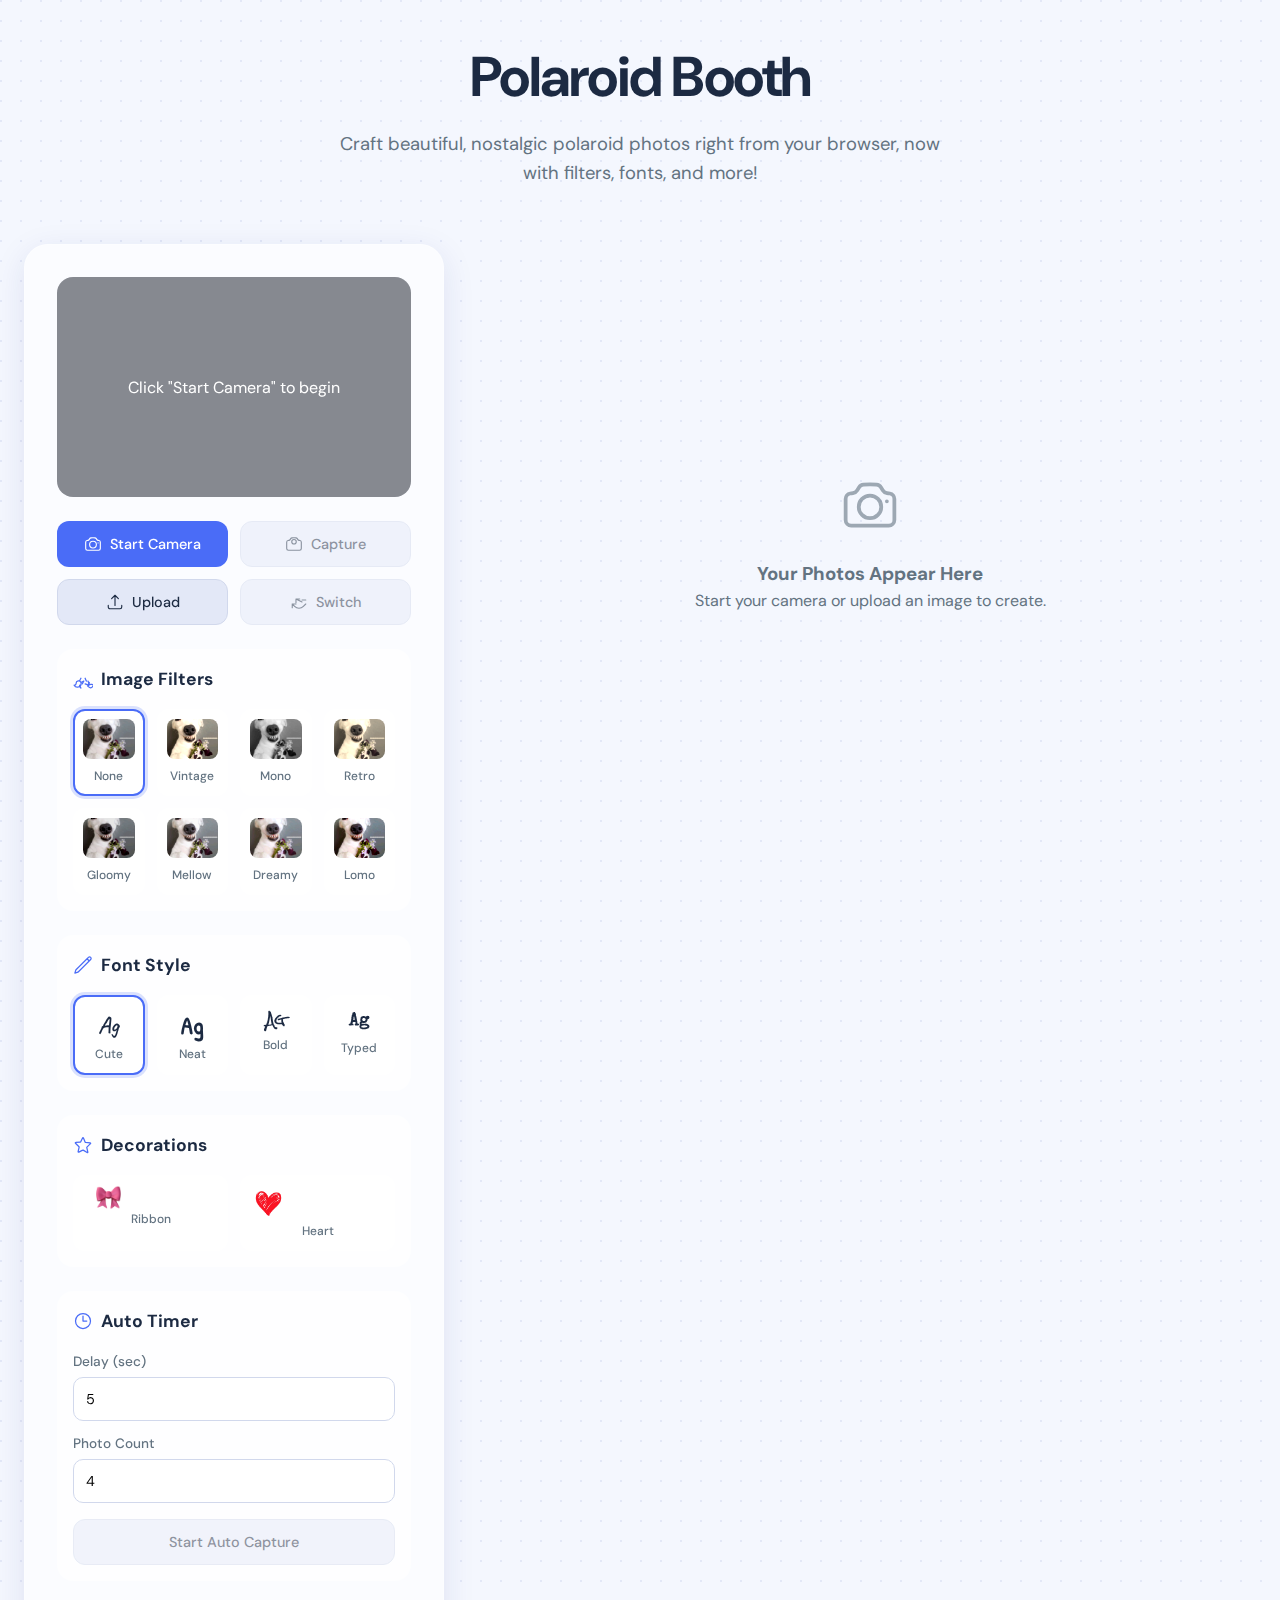
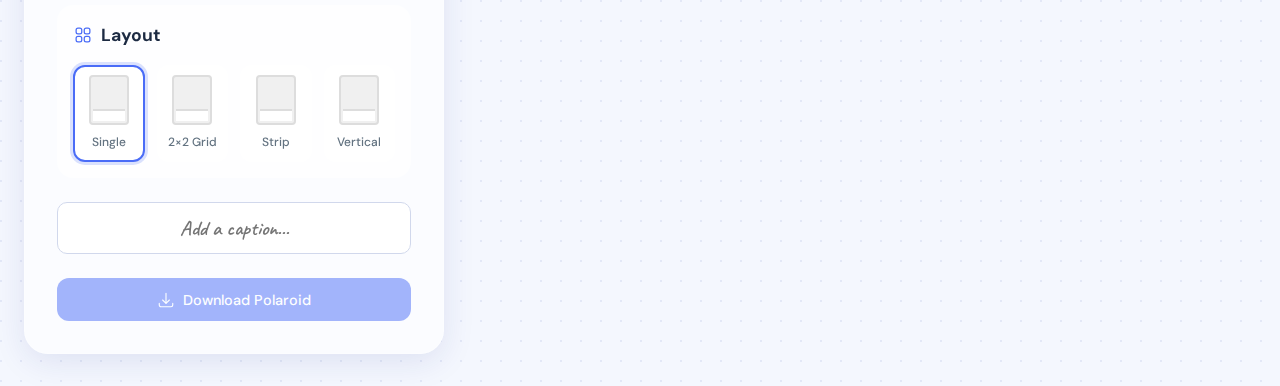
<file: index.html>
<!DOCTYPE html>
<html lang="en">
<head>
    <meta charset="UTF-8">
    <meta name="viewport" content="width=device-width, initial-scale=1.0">
    <title>Polaroid Booth- Online Polaroid Camera </title>

    <!-- Google Fonts -->
    <link rel="preconnect" href="https://fonts.googleapis.com">
    <link rel="preconnect" href="https://fonts.gstatic.com" crossorigin>
    <link href="https://fonts.googleapis.com/css2?family=DM+Sans:wght@400;500;700&family=Caveat:wght@600;700&family=Patrick+Hand&family=Rock+Salt&family=Special+Elite&display=swap" rel="stylesheet">

    <!-- Stylesheet -->
    <link rel="stylesheet" href="styles.css">
</head>
<body>
    <div class="flash-effect" id="flashEffect"></div>
    <div class="countdown-overlay" id="countdownOverlay">
        <div class="countdown-number" id="countdownNumber"></div>
    </div>
    
    <div class="container">
        <header class="header">
            <h1>Polaroid Booth</h1>
            <p>Craft beautiful, nostalgic polaroid photos right from your browser, now with filters, fonts, and more!</p>
        </header>

        <main class="main-content">
            <aside class="glass-card">
                
                <div class="video-container">
                    <video id="videoElement" autoplay muted playsinline></video>
                    <div class="camera-overlay" id="cameraOverlay">Click "Start Camera" to begin</div>
                </div>
                
                <div class="controls">
                    <button class="btn btn-primary" id="startCameraBtn"><svg aria-hidden="true" xmlns="http://www.w3.org/2000/svg" fill="none" viewBox="0 0 24 24" stroke-width="1.5" stroke="currentColor"><path stroke-linecap="round" stroke-linejoin="round" d="M6.827 6.175A2.31 2.31 0 015.186 7.23c-.38.054-.757.112-1.134.175C2.999 7.58 2.25 8.507 2.25 9.574V18a2.25 2.25 0 002.25 2.25h15A2.25 2.25 0 0021.75 18V9.574c0-1.067-.75-1.994-1.802-2.169a47.865 47.865 0 00-1.134-.175 2.31 2.31 0 01-1.64-1.055l-.822-1.316a2.192 2.192 0 00-1.736-1.039 48.776 48.776 0 00-5.232 0 2.192 2.192 0 00-1.736 1.039l-.821 1.316z" /><path stroke-linecap="round" stroke-linejoin="round" d="M16.5 12.75a4.5 4.5 0 11-9 0 4.5 4.5 0 019 0zM18.75 10.5h.008v.008h-.008V10.5z" /></svg>Start Camera</button>
                    <button class="btn btn-secondary" id="captureBtn" disabled><svg aria-hidden="true" xmlns="http://www.w3.org/2000/svg" fill="none" viewBox="0 0 24 24" stroke-width="1.5" stroke="currentColor"><path stroke-linecap="round" stroke-linejoin="round" d="M6.827 6.175A2.31 2.31 0 015.186 7.23c-.38.054-.757.112-1.134.175C2.999 7.58 2.25 8.507 2.25 9.574V18a2.25 2.25 0 002.25 2.25h15A2.25 2.25 0 0021.75 18V9.574c0-1.067-.75-1.994-1.802-2.169a47.865 47.865 0 00-1.134-.175 2.31 2.31 0 01-1.64-1.055l-.822-1.316a2.192 2.192 0 00-1.736-1.039 48.776 48.776 0 00-5.232 0 2.192 2.192 0 00-1.736 1.039l-.821 1.316z" /><path stroke-linecap="round" stroke-linejoin="round" d="M12 12a3 3 0 100-6 3 3 0 000 6z" /></svg>Capture</button>
                    <button class="btn btn-secondary" id="uploadBtn"><svg aria-hidden="true" xmlns="http://www.w3.org/2000/svg" fill="none" viewBox="0 0 24 24" stroke-width="1.5" stroke="currentColor"><path stroke-linecap="round" stroke-linejoin="round" d="M3 16.5v2.25A2.25 2.25 0 005.25 21h13.5A2.25 2.25 0 0021 18.75V16.5m-13.5-9L12 3m0 0l4.5 4.5M12 3v13.5" /></svg>Upload</button>
                    <button class="btn btn-secondary" id="switchCameraBtn" disabled><svg aria-hidden="true" xmlns="http://www.w3.org/2000/svg" fill="none" viewBox="0 0 24 24" stroke-width="1.5" stroke="currentColor"><path stroke-linecap="round" stroke-linejoin="round" d="M16.023 9.348h4.992v-.001M2.985 19.644v-4.992m0 0h4.992m-4.993 0l3.181 3.183a8.25 8.25 0 0011.667 0l3.181-3.183m-4.991-2.691L7.97 7.971m0 0h4.992m-4.993 0v4.992" /></svg>Switch</button>
                </div>
                <input type="file" id="fileInput" accept="image/*" class="hidden">
                
                <div class="sub-section">
                    <h3 class="section-title"><svg aria-hidden="true" xmlns="http://www.w3.org/2000/svg" fill="none" viewBox="0 0 24 24" stroke-width="1.5" stroke="currentColor"><path stroke-linecap="round" stroke-linejoin="round" d="M9.53 16.122a3 3 0 00-5.78 1.128 2.25 2.25 0 01-2.4 2.245 4.5 4.5 0 008.4-2.245c0-.399-.078-.78-.22-1.128zm0 0a15.998 15.998 0 003.388-1.62m-5.043-.025a15.998 15.998 0 011.622-3.385m5.043.025a15.998 15.998 0 001.622 3.385m3.388 1.62a15.998 15.998 0 00-1.622 3.385m0 0a3 3 0 005.78 1.128 2.25 2.25 0 012.4 2.245 4.5 4.5 0 00-8.4-2.245c0-.399.078-.78.22-1.128zm0 0a15.998 15.998 0 00-3.388-1.62m5.043-.025a15.998 15.998 0 01-1.622-3.385m-5.043.025a15.998 15.998 0 00-1.622 3.385m-3.388 1.62a15.998 15.998 0 001.622 3.385" /></svg>Image Filters</h3>
                    <div class="option-grid" id="filterOptions"></div>
                </div>

                <div class="sub-section">
                    <h3 class="section-title"><svg aria-hidden="true" xmlns="http://www.w3.org/2000/svg" fill="none" viewBox="0 0 24 24" stroke-width="1.5" stroke="currentColor"><path stroke-linecap="round" stroke-linejoin="round" d="M16.862 4.487l1.687-1.688a1.875 1.875 0 112.652 2.652L6.832 19.82a4.5 4.5 0 01-1.897 1.13l-2.685.8.8-2.685a4.5 4.5 0 011.13-1.897L16.863 4.487zm0 0L19.5 7.125" /></svg>Font Style</h3>
                    <div class="option-grid" id="fontOptions"></div>
                </div>

                <div class="sub-section">
                    <h3 class="section-title"><svg aria-hidden="true" xmlns="http://www.w3.org/2000/svg" fill="none" viewBox="0 0 24 24" stroke-width="1.5" stroke="currentColor"><path stroke-linecap="round" stroke-linejoin="round" d="M11.48 3.499a.562.562 0 011.04 0l2.125 5.111a.563.563 0 00.475.345l5.518.442c.499.04.701.663.32 1.011l-4.242 4.148a.563.563 0 00-.162.531l1.246 5.364a.562.562 0 01-.842.61l-4.725-2.885a.563.563 0 00-.586 0L6.982 20.54a.562.562 0 01-.842-.61l1.246-5.364a.562.562 0 00-.162-.531l-4.242-4.148a.563.563 0 01.32-1.011l5.518-.442a.563.563 0 00.475-.345L11.48 3.5z" /></svg>Decorations</h3>
                    <div class="option-grid" id="decorationOptions"></div>
                </div>

                <div class="sub-section">
                    <h3 class="section-title"><svg aria-hidden="true" xmlns="http://www.w3.org/2000/svg" fill="none" viewBox="0 0 24 24" stroke-width="1.5" stroke="currentColor"><path stroke-linecap="round" stroke-linejoin="round" d="M12 6v6h4.5m4.5 0a9 9 0 11-18 0 9 9 0 0118 0z" /></svg>Auto Timer</h3>
                    <div class="timer-controls">
                        <div class="input-group"><label for="timerDelay">Delay (sec)</label><input type="number" id="timerDelay" min="3" max="15" value="5"></div>
                        <div class="input-group"><label for="photoCount">Photo Count</label><input type="number" id="photoCount" min="1" max="8" value="4"></div>
                    </div>
                    <div id="timerStatus" role="status" class="timer-status hidden"></div>
                    <button class="btn btn-secondary" id="startTimerBtn" disabled style="width: 100%; margin-top: 1rem;">Start Auto Capture</button>
                </div>

                <div class="sub-section">
                    <h3 class="section-title"><svg aria-hidden="true" xmlns="http://www.w3.org/2000/svg" fill="none" viewBox="0 0 24 24" stroke-width="1.5" stroke="currentColor"><path stroke-linecap="round" stroke-linejoin="round" d="M3.75 6A2.25 2.25 0 016 3.75h2.25A2.25 2.25 0 0110.5 6v2.25a2.25 2.25 0 01-2.25 2.25H6a2.25 2.25 0 01-2.25-2.25V6zM3.75 15.75A2.25 2.25 0 016 13.5h2.25a2.25 2.25 0 012.25 2.25V18a2.25 2.25 0 01-2.25 2.25H6a2.25 2.25 0 01-2.25-2.25v-2.25zM13.5 6a2.25 2.25 0 012.25-2.25H18A2.25 2.25 0 0120.25 6v2.25A2.25 2.25 0 0118 10.5h-2.25a2.25 2.25 0 01-2.25-2.25V6zM13.5 15.75a2.25 2.25 0 012.25-2.25H18a2.25 2.25 0 012.25 2.25V18A2.25 2.25 0 0118 20.25h-2.25a2.25 2.25 0 01-2.25-2.25v-2.25z" /></svg>Layout</h3>
                    <div class="option-grid" id="layoutOptions">
                        <div class="grid-option layout-option active" data-layout="single"><div class="layout-preview"></div><div class="option-name">Single</div></div>
                        <div class="grid-option layout-option" data-layout="grid-2x2"><div class="layout-preview"></div><div class="option-name">2×2 Grid</div></div>
                        <div class="grid-option layout-option" data-layout="grid-strip"><div class="layout-preview"></div><div class="option-name">Strip</div></div>
                        <div class="grid-option layout-option" data-layout="grid-4x1"><div class="layout-preview"></div><div class="option-name">Vertical</div></div>
                    </div>
                </div>
                
                <input type="text" class="text-input" id="polaroidText" placeholder="Add a caption..." maxlength="60">
                
                <button class="btn btn-primary" id="downloadBtn" style="width: 100%;" disabled>
                    <svg aria-hidden="true" xmlns="http://www.w3.org/2000/svg" fill="none" viewBox="0 0 24 24" stroke-width="1.5" stroke="currentColor"><path stroke-linecap="round" stroke-linejoin="round" d="M3 16.5v2.25A2.25 2.25 0 005.25 21h13.5A2.25 2.25 0 0021 18.75V16.5M16.5 12L12 16.5m0 0L7.5 12m4.5 4.5V3" /></svg>
                    <span class="btn-text">Download Polaroid</span>
                    <div class="spinner hidden"></div>
                </button>

            </aside>
            <section class="preview-section">
                <div class="polaroid-container" id="polaroidContainer">
                    <div class="empty-state" id="emptyState">
                        <svg aria-hidden="true" xmlns="http://www.w3.org/2000/svg" fill="none" viewBox="0 0 24 24" stroke-width="1.5" stroke="currentColor" class="w-6 h-6"><path stroke-linecap="round" stroke-linejoin="round" d="M6.827 6.175A2.31 2.31 0 015.186 7.23c-.38.054-.757.112-1.134.175C2.999 7.58 2.25 8.507 2.25 9.574V18a2.25 2.25 0 002.25 2.25h15A2.25 2.25 0 0021.75 18V9.574c0-1.067-.75-1.994-1.802-2.169a47.865 47.865 0 00-1.134-.175 2.31 2.31 0 01-1.64-1.055l-.822-1.316a2.192 2.192 0 00-1.736-1.039 48.776 48.776 0 00-5.232 0 2.192 2.192 0 00-1.736 1.039l-.821 1.316z" /><path stroke-linecap="round" stroke-linejoin="round" d="M16.5 12.75a4.5 4.5 0 11-9 0 4.5 4.5 0 019 0zM18.75 10.5h.008v.008h-.008V10.5z" /></svg>
                        <h3>Your Photos Appear Here</h3>
                        <p>Start your camera or upload an image to create.</p>
                    </div>
                </div>
            </section>
        </main>
    </div>

    <canvas id="canvas"></canvas>
    
    <!-- JavaScript -->
    <script src="app.js"></script>
</body>
</html>
</file>
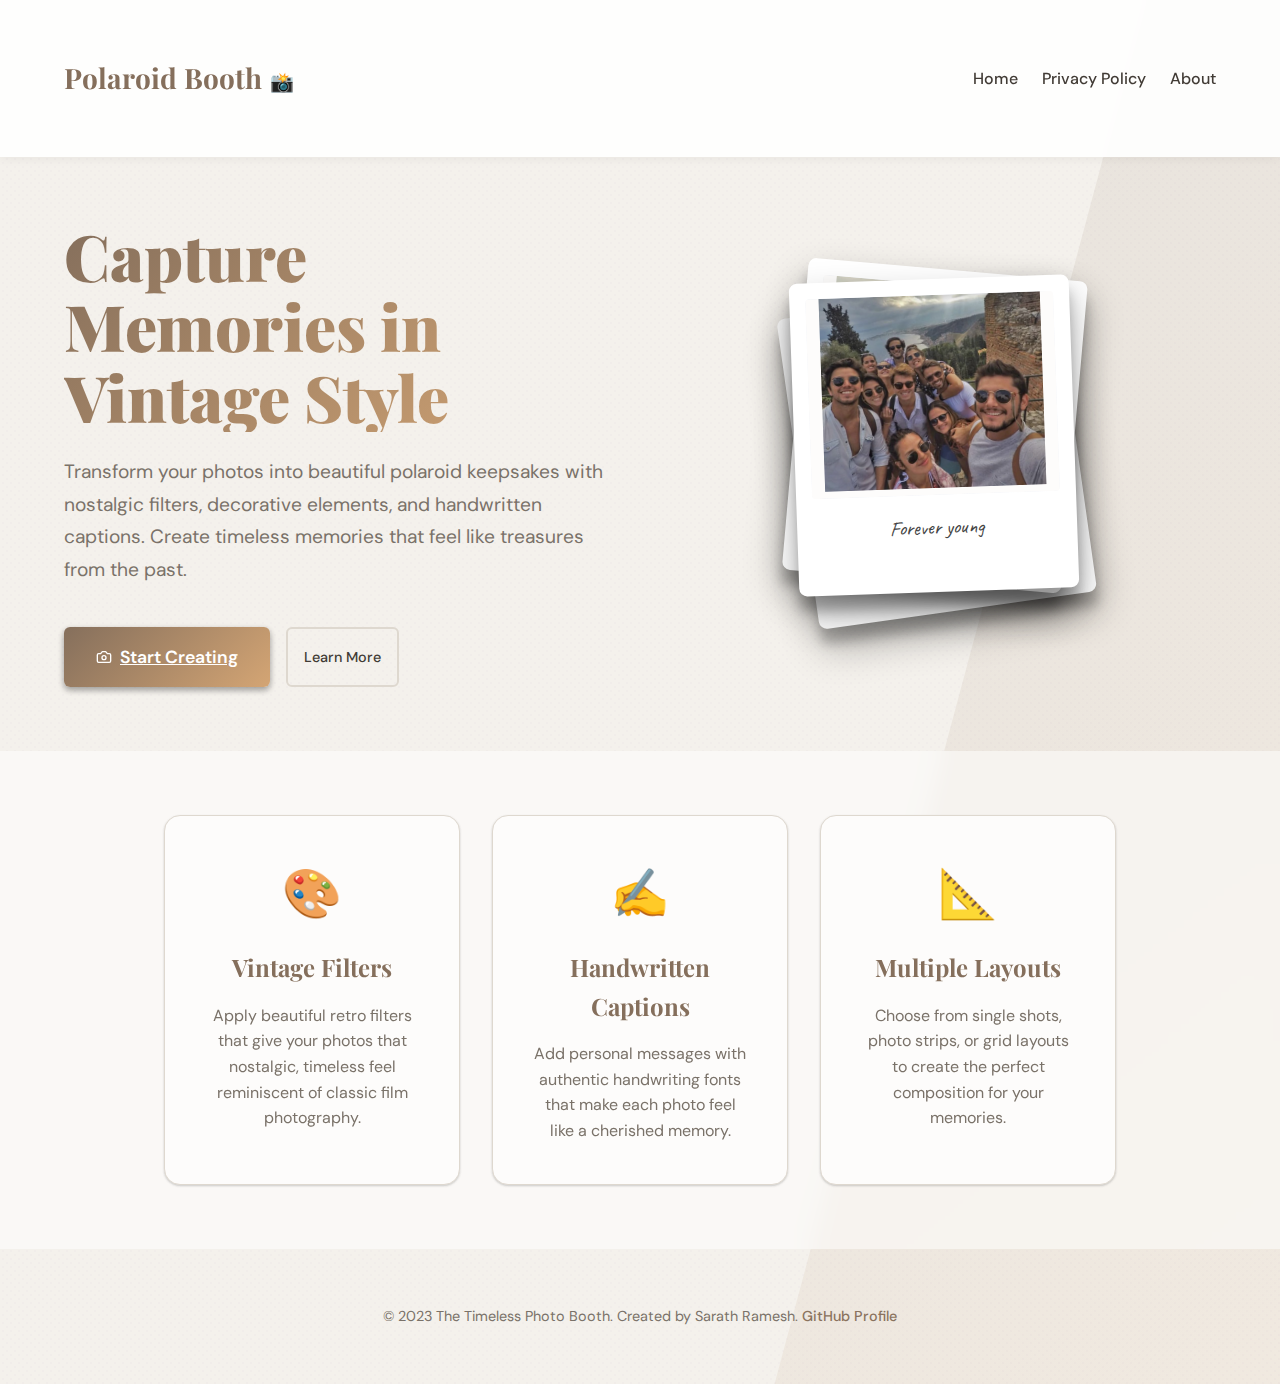
<file: public/index.html>
<!DOCTYPE html>
<html lang="en">
<head>
      <!-- Google tag (gtag.js) -->
<script async src="https://www.googletagmanager.com/gtag/js?id=G-R5GM0GFGRK"></script>
<script>
  window.dataLayer = window.dataLayer || [];
  function gtag(){dataLayer.push(arguments);}
  gtag('js', new Date());

  gtag('config', 'G-R5GM0GFGRK');
</script>
    <meta charset="UTF-8">
    <meta name="viewport" content="width=device-width, initial-scale=1.0">
    <meta name="description" content="Create nostalgic polaroid photos with filters, decorations, and captions in your browser.">
    <title>Polaroid Booth</title>

    <!-- Google Fonts -->
    <link rel="preconnect" href="https://fonts.googleapis.com">
    <link rel="preconnect" href="https://fonts.gstatic.com" crossorigin>
    <link href="https://fonts.googleapis.com/css2?family=Playfair+Display:wght@400;700;900&family=DM+Sans:wght@400;500;700&family=Caveat:wght@600;700&family=Patrick+Hand&family=Special+Elite&family=Rock+Salt&display=swap" rel="stylesheet">

    <style>
        :root {
            --font-sans: 'DM Sans', sans-serif;
            --font-display: 'Playfair Display', serif;
            --font-caveat: 'Caveat', cursive;
            --font-patrick-hand: 'Patrick Hand', cursive;
            --font-special-elite: 'Special Elite', cursive;
            --font-rock-salt: 'Rock Salt', cursive;
            --color-bg: #F4F1EC;
            --color-text: #413B35;
            --color-text-muted: #7A7269;
            --color-card-bg: #FDFCFB;
            --polaroid-bg: #FDFCFB;
            --color-border: #DED8CF;
            --color-input-bg: #FFFFFF;
            --color-primary: #856f5c;
            --color-primary-dark: #6a5949;
            --color-primary-text: #FFFFFF;
            --color-secondary: #EBE6DE;
            --color-secondary-text: #59514A;
            --color-accent: #D4A574;
            --shadow-color: 23deg 15% 55%;
            --shadow-light: 0 1px 3px rgba(0,0,0,0.08), 0 1px 2px rgba(0,0,0,0.12);
            --shadow-medium: 0 3px 6px rgba(0,0,0,0.16), 0 3px 6px rgba(0,0,0,0.23);
            --shadow-polaroid: 0 14px 28px rgba(0,0,0,0.25), 0 10px 10px rgba(0,0,0,0.22);
            --shadow-hero: 0 19px 38px rgba(0,0,0,0.30), 0 15px 12px rgba(0,0,0,0.22);
            --radius-small: 6px;
            --radius-medium: 12px;
            --radius-large: 16px;
            --gradient-hero: linear-gradient(135deg, var(--color-primary) 0%, var(--color-accent) 100%);
        }

        *, *::before, *::after { box-sizing: border-box; margin: 0; padding: 0; }

        body {
            font-family: var(--font-sans);
            background-color: var(--color-bg);
            color: var(--color-text);
            background-image: url('data:image/svg+xml,%3Csvg xmlns="http://www.w3.org/2000/svg" width="4" height="4" viewBox="0 0 4 4"%3E%3Cpath fill="%239C92AC" fill-opacity="0.03" d="M1 3h1v1H1V3zm2-2h1v1H3V1z"%3E%3C/path%3E%3C/svg%3E');
            line-height: 1.6;
            min-height: 100vh;
            -webkit-font-smoothing: antialiased;
            background-size: 8px 8px;
            background-position: center center;
        }

        /* LANDING PAGE STYLES */
        .landing-page {
            min-height: 100vh;
            display: flex;
            flex-direction: column;
            position: relative;
            overflow: hidden;
        }

        .landing-page::before {
            content: '';
            position: absolute;
            top: 0;
            right: 0;
            width: 50%;
            height: 100%;
            background: var(--gradient-hero);
            opacity: 0.1;
            transform: skewX(-15deg) translateX(50%);
        }

        .landing-nav {
            padding: 2rem 0;
            position: relative;
            z-index: 10;
            background-color: rgba(255, 255, 255, 0.9);
            box-shadow: 0 2px 10px rgba(0, 0, 0, 0.05);
            backdrop-filter: blur(5px);
        }

        .landing-nav .l-container {
            display: flex;
            justify-content: space-between;
            align-items: center;
        }

        .landing-logo {
            font-family: var(--font-display);
            font-size: 1.75rem;
            font-weight: 700;
            color: var(--color-primary);
            text-decoration: none;
            position: relative;
        }

        .landing-logo::after {
            content: '📸';
            margin-left: 0.5rem;
            font-size: 1.2rem;
        }

        .nav-links {
            list-style: none;
            display: flex;
            gap: 1.5rem;
        }

        .nav-links a {
            text-decoration: none;
            color: var(--color-text);
            font-weight: 500;
            transition: color 0.2s ease;
        }

        .nav-links a:hover {
            color: var(--color-primary);
        }

        footer {
            padding: 2rem 0;
            text-align: center;
            color: var(--color-text-muted);
            font-size: 0.9rem;
        }

        footer a {
            color: var(--color-primary);
            text-decoration: none;
            font-weight: 500;
        }

        footer a:hover {
            text-decoration: underline;
        }

        /* Additional styles for content pages */
        .content-section {
            padding: 4rem 0;
            max-width: 800px;
            margin: 0 auto;
            background: var(--color-card-bg);
            border-radius: var(--radius-large);
            box-shadow: var(--shadow-medium);
            padding: 2rem;
            margin-bottom: 2rem;
        }

        .content-section h1 {
            font-family: var(--font-display);
            font-size: 2.5rem;
            margin-bottom: 1.5rem;
            color: var(--color-primary);
            text-align: center;
        }

        .content-section h2 {
            font-family: var(--font-display);
            font-size: 1.8rem;
            margin-top: 2rem;
            margin-bottom: 1rem;
            color: var(--color-primary-dark);
        }

        .content-section p {
            margin-bottom: 1rem;
            color: var(--color-text);
        }
        
        .mobile-nav-toggle {
            display: none;
        }

        @media (max-width: 768px) {
            .landing-nav .l-container {
                flex-direction: row;
                justify-content: space-between;
            }

            .mobile-nav-toggle {
                display: block;
                background: transparent;
                border: 0;
                cursor: pointer;
            }

            .icon-hamburger {
                display: block;
            }

            .icon-close {
                display: none;
            }

            .nav-links {
                display: none;
                position: absolute;
                top: 100%;
                left: 0;
                width: 100%;
                background: var(--color-card-bg);
                padding: 1rem 0;
                box-shadow: var(--shadow-medium);
            }

            .nav-links.active {
                display: flex;
                flex-direction: column;
                align-items: center;
                gap: 1rem;
            }

            .nav-links.active a {
                color: var(--color-text);
            }

            .nav-links.active a:hover {
                color: var(--color-primary);
            }

            .mobile-nav-toggle[aria-expanded="true"] .icon-hamburger {
                display: none;
            }

            .mobile-nav-toggle[aria-expanded="true"] .icon-close {
                display: block;
            }
        }

        .landing-hero {
            flex: 1;
            display: flex;
            align-items: center;
            padding: 4rem 0;
            position: relative;
            z-index: 5;
        }

        .hero-content {
            display: grid;
            grid-template-columns: 1fr 1fr;
            gap: 4rem;
            align-items: center;
            max-width: 1200px;
            margin: 0 auto;
            padding: 0 1.5rem;
        }

        .hero-text h1 {
            font-family: var(--font-display);
            font-size: clamp(2.5rem, 5vw, 4rem);
            font-weight: 900;
            line-height: 1.1;
            margin-bottom: 1.5rem;
            background: var(--gradient-hero);
            -webkit-background-clip: text;
            -webkit-text-fill-color: transparent;
            background-clip: text;
        }

        .hero-text p {
            font-size: 1.2rem;
            color: var(--color-text-muted);
            margin-bottom: 2.5rem;
            line-height: 1.7;
        }

        .hero-actions {
            display: flex;
            gap: 1rem;
            flex-wrap: wrap;
        }

        .hero-visual {
            position: relative;
            display: flex;
            justify-content: center;
            align-items: center;
        }

        .polaroid-stack {
            position: relative;
            width: 300px;
            height: 350px;
        }

        .sample-polaroid {
            position: absolute;
            width: 280px;
            background: white;
            border-radius: 8px;
            box-shadow: var(--shadow-hero);
            padding: 1rem 1rem 3rem;
            transition: transform 0.3s ease;
        }

        .sample-polaroid:nth-child(1) {
            transform: rotate(-8deg) translateY(20px);
            z-index: 1;
        }

        .sample-polaroid:nth-child(2) {
            transform: rotate(5deg) translateY(-10px);
            z-index: 2;
        }

        .sample-polaroid:nth-child(3) {
            transform: rotate(-2deg);
            z-index: 3;
        }

        .sample-polaroid:hover {
            transform: rotate(0deg) translateY(-10px) scale(1.05);
            z-index: 10;
        }

        .sample-image {
            width: 100%;
            height: 200px;
            background: #e0e5f1; /* Fallback color */
            background-size: cover;
            background-position: center;
            border-radius: 4px;
            margin-bottom: 1rem;
        }

        .sample-caption {
            text-align: center;
            font-family: var(--font-caveat);
            font-size: 1.3rem;
            color: #444;
        }

        .features-section {
            padding: 4rem 0;
            background: rgba(255, 255, 255, 0.5);
            backdrop-filter: blur(10px);
        }

        .features-grid {
            display: grid;
            grid-template-columns: repeat(auto-fit, minmax(280px, 1fr));
            gap: 2rem;
            max-width: 1000px;
            margin: 0 auto;
            padding: 0 1.5rem;
        }

        .feature-card {
            background: var(--color-card-bg);
            padding: 2.5rem;
            border-radius: var(--radius-large);
            box-shadow: var(--shadow-light);
            text-align: center;
            transition: transform 0.3s ease, box-shadow 0.3s ease, background-color 0.3s ease;
            border: 1px solid var(--color-border);
        }

        .feature-card:hover {
            transform: translateY(-7px);
            box-shadow: var(--shadow-medium);
            background-color: #ffffff;
        }

        .feature-icon {
            font-size: 3rem;
            margin-bottom: 1rem;
        }

        .feature-card h3 {
            font-family: var(--font-display);
            font-size: 1.5rem;
            margin-bottom: 1rem;
            color: var(--color-primary);
        }

        .feature-card p {
            color: var(--color-text-muted);
            line-height: 1.6;
        }

        /* PHOTOBOOTH APP STYLES */
        .photobooth-app {
            display: none;
        }

        .l-container { max-width: 1200px; margin: 0 auto; padding: 1.5rem; }
        .header { text-align: center; margin-bottom: 2rem; }
        .header__logo { font-family: var(--font-display); font-size: 2rem; font-weight: 700; color: var(--color-primary); text-decoration: none; }

        .app-nav {
            display: flex;
            justify-content: space-between;
            align-items: center;
            margin-bottom: 2rem;
        }

        .back-btn {
            display: inline-flex;
            align-items: center;
            gap: 0.5rem;
            padding: 0.5rem 1rem;
            background: var(--color-secondary);
            color: var(--color-secondary-text);
            text-decoration: none;
            border-radius: var(--radius-small);
            font-weight: 500;
            transition: all 0.2s ease;
        }

        .back-btn:hover {
            background: #e0d9cf;
            transform: translateX(-2px);
        }

        main {
            display: grid;
            grid-template-columns: 380px 1fr;
            gap: 2.5rem;
            align-items: flex-start;
        }

        .controls-panel { position: sticky; top: 1.5rem; }
        .preview-area { position: relative; min-height: 80vh; display: flex; align-items: center; justify-content: center; }

        .c-btn {
            display: inline-flex; align-items: center; justify-content: center; gap: 0.5rem;
            padding: 0.65rem 1rem; font-family: var(--font-sans); font-weight: 500;
            font-size: 0.9rem; border-radius: var(--radius-small); border: 1px solid transparent;
            cursor: pointer; transition: all 0.2s ease-out; white-space: nowrap;
        }
        .c-btn:disabled { opacity: 0.5; cursor: not-allowed; transform: none !important; box-shadow: none !important; }
        .c-btn--primary { background-color: var(--color-primary); color: var(--color-primary-text); border-color: var(--color-primary); box-shadow: var(--shadow-light); }
        .c-btn--primary:not(:disabled):hover, .c-btn--primary:not(:disabled):focus { background-color: var(--color-primary-dark); transform: translateY(-2px); box-shadow: var(--shadow-medium); }
        .c-btn--secondary { background-color: var(--color-secondary); color: var(--color-secondary-text); border-color: var(--color-border); }
        .c-btn--secondary:not(:disabled):hover, .c-btn--secondary:not(:disabled):focus { background-color: #e0d9cf; border-color: #cec5b9; }
        .c-btn--hero { background: var(--gradient-hero); color: white; border: none; padding: 1rem 2rem; font-size: 1.1rem; font-weight: 600; box-shadow: var(--shadow-medium); }
        .c-btn--hero:hover { transform: translateY(-3px); box-shadow: var(--shadow-hero); }
        .c-btn--ghost { background: transparent; color: var(--color-text); border: 2px solid var(--color-border); }
        .c-btn--ghost:hover { background: var(--color-secondary); border-color: var(--color-primary); }
        .c-btn svg { width: 16px; height: 16px; }

        .c-card {
            background-color: var(--color-card-bg); border: 1px solid var(--color-border);
            border-radius: var(--radius-large); padding: 1.5rem; box-shadow: var(--shadow-light);
            display: flex; flex-direction: column; gap: 1.25rem;
        }
        .c-card__section { display: flex; flex-direction: column; gap: 1rem; }
        .c-card__section-title { font-size: 0.8rem; font-weight: 700; color: var(--color-text-muted); margin-bottom: -0.25rem; text-transform: uppercase; letter-spacing: 0.5px; }
        
        .c-video-container { position: relative; aspect-ratio: 16 / 9; border-radius: var(--radius-medium); overflow: hidden; background-color: var(--color-secondary); }
        #videoElement { width: 100%; height: 100%; object-fit: cover; transform: scaleX(-1); }
        #cameraOverlay { position: absolute; inset: 0; display: flex; flex-direction: column; align-items: center; justify-content: center; background: rgba(0,0,0,0.4); color: white; font-size: 0.9rem; text-align: center; padding: 1rem; gap: 1rem; }

        .c-option-grid { display: grid; grid-template-columns: repeat(auto-fit, minmax(60px, 1fr)); gap: 0.75rem; }
        .grid-option {
            display: flex; flex-direction: column; align-items: center; gap: 0.5rem; padding: 0.5rem;
            border: 2px solid transparent; border-radius: var(--radius-medium); background-color: var(--color-input-bg);
            cursor: pointer; transition: all 0.2s; border: 1px solid var(--color-border); text-align: center;
        }
        .grid-option:hover { border-color: var(--color-primary); transform: translateY(-2px); }
        .grid-option.active { border-color: var(--color-primary); box-shadow: 0 0 0 2px var(--color-primary); }
        .option-name { font-size: 0.7rem; font-weight: 500; color: var(--color-text-muted); }

        .filter-preview { width: 100%; height: 40px; border-radius: var(--radius-small); background-size: cover; background-position: center; }
        .font-preview { font-size: 1.5rem; line-height: 1; }
        .font-Caveat { font-family: var(--font-caveat); }
        .font-Patrick-Hand { font-family: var(--font-patrick-hand); }
        .font-Special-Elite { font-family: var(--font-special-elite); }
        .font-Rock-Salt { font-family: var(--font-rock-salt); }
        .decoration-preview { width: 40px; height: 40px; background-size: contain; background-repeat: no-repeat; background-position: center; }

        .c-input-group { display: flex; flex-direction: column; gap: 0.25rem; }
        .c-label { font-size: 0.8rem; font-weight: 500; color: var(--color-text-muted); }
        .c-input {
            width: 100%; padding: 0.6rem 0.75rem; border-radius: var(--radius-small); border: 1px solid var(--color-border);
            background-color: var(--color-input-bg); font-family: var(--font-sans); font-size: 0.9rem;
            transition: border-color 0.2s, box-shadow 0.2s;
        }
        .c-input:focus { outline: none; border-color: var(--color-primary); box-shadow: 0 0 0 2px color-mix(in srgb, var(--color-primary) 30%, transparent); }

        #emptyState { text-align: center; color: var(--color-text-muted); }
        #emptyState svg { width: 4rem; height: 4rem; margin: 0 auto 1rem; opacity: 0.4; }
        #emptyState h3 { font-family: var(--font-display); font-size: 1.5rem; margin-bottom: 0.5rem; color: var(--color-text); }
        
        /* Preview Area Styles */
        .polaroid-output-area, .polaroid-grid-wrapper { perspective: 1500px; }
        .polaroid {
            background: var(--polaroid-bg); border-radius: 4px; box-shadow: var(--shadow-polaroid);
            transition: transform 0.4s ease, box-shadow 0.4s ease; position: relative;
        }
        .polaroid-image-wrapper { background-color: #e0e5f1; aspect-ratio: 1/1; overflow: hidden; }
        .polaroid-image { display: block; width: 100%; height: 100%; object-fit: cover; }
        .polaroid-text { text-align: center; padding: 0.5rem; color: #444; overflow-wrap: break-word; }
        
        .polaroid-output-area { width: 350px; }
        #polaroid-single { padding: 1rem 1rem 4rem; transform: rotate(-2deg); }
        #polaroid-single .polaroid-image-wrapper { margin-bottom: 1.25rem; }
        #polaroid-single .polaroid-text { font-size: 1.5rem; }

        .polaroid-grid-wrapper { display: grid; max-width: 550px; gap: 1.5rem; }
        .polaroid-grid-wrapper.grid-2x2 { grid-template-columns: 1fr 1fr; }
        .polaroid-grid-wrapper.grid-strip, .polaroid-grid-wrapper.grid-4x1 { grid-template-columns: 1fr; max-width: 250px; }
        .polaroid-grid-wrapper .polaroid { width: 100%; padding: 0.75rem 0.75rem 2.5rem; }
        .polaroid-grid-wrapper .polaroid:nth-child(odd) { transform: rotate(-2.5deg); }
        .polaroid-grid-wrapper .polaroid:nth-child(even) { transform: rotate(2.5deg); }
        .polaroid-grid-wrapper .polaroid-image-wrapper { margin-bottom: 0.75rem; }
        .polaroid-grid-wrapper .polaroid-text { font-size: 1.2rem; }

        .decoration { position: absolute; background-size: contain; background-repeat: no-repeat; pointer-events: none; }
        .deco-tape-top { width: 100px; height: 45px; top: -20px; left: 50%; transform: translateX(-50%); }
        .deco-clip-top-right { width: 50px; height: 65px; top: -30px; right: 1rem; }
        .deco-flower-bottom-left { width: 80px; height: 80px; bottom: 3rem; left: -30px; }

        .filter-vintage { filter: sepia(0.35) contrast(1.1) brightness(1.05) saturate(1.2); }
        .filter-mono { filter: grayscale(1); }
        .filter-retro { filter: sepia(0.6) contrast(0.9) brightness(1.1); }
        .filter-gloomy { filter: contrast(1.2) brightness(0.9) saturate(0.8); }
        .filter-mellow { filter: brightness(1.1) contrast(0.95) saturate(0.9); }
        .filter-dreamy { filter: saturate(1.4) contrast(0.9) brightness(1.1) blur(0.5px); }
        .filter-lomo { filter: saturate(1.5) contrast(1.2); }

        .hidden { display: none !important; }
        canvas#canvas { display: none; }

        /* Overlays & Effects */
        .flash-effect { position: fixed; inset: 0; background: white; opacity: 0; pointer-events: none; z-index: 9999; }
        .flash-effect.active { animation: flash 0.3s ease-out; }
        @keyframes flash { 0% { opacity: 0; } 50% { opacity: 0.9; } 100% { opacity: 0; } }

        #countdownOverlay {
            position: fixed; inset: 0; background: rgba(0,0,0,0.7); display: flex; align-items: center; justify-content: center;
            z-index: 10000; opacity: 0; pointer-events: none; transition: opacity 0.3s ease; backdrop-filter: blur(4px);
        }
        #countdownOverlay.is-active { opacity: 1; pointer-events: all; }
        #countdownNumber {
            font-family: var(--font-display); font-size: 10rem; font-weight: 700; color: white;
            text-shadow: 0 4px 20px rgba(0,0,0,0.5); transform-origin: center;
        }

        /* Download Button Spinner */
        .spinner {
            width: 18px; height: 18px; border: 2px solid rgba(255,255,255,0.3);
            border-top-color: var(--color-primary-text); border-radius: 50%;
            animation: spin 1s linear infinite;
        }
        @keyframes spin { to { transform: rotate(360deg); } }

        @media (max-width: 992px) {
            .hero-content { grid-template-columns: 1fr; text-align: center; }
            .hero-visual { order: -1; margin-bottom: 2rem; }
            main { grid-template-columns: 1fr; }
            .controls-panel { position: static; max-width: 500px; margin: 0 auto; }
            .preview-area { min-height: auto; padding-top: 2rem; }
        }
        @media (max-width: 480px) {
            .polaroid-output-area, .polaroid-grid-wrapper { width: 100%; max-width: 100%; }
            .polaroid-grid-wrapper.grid-2x2 { grid-template-columns: 1fr; }
            .hero-actions { flex-direction: column; align-items: center; }
            .c-btn--hero { width: 100%; }
            .polaroid-stack { width: 250px; height: 300px; }
            .sample-polaroid { width: 230px; }
        }
    </style>
</head>
<body>
    <!-- LANDING PAGE -->
    <div id="landingPage" class="landing-page">
        <nav class="landing-nav">
            <div class="l-container">
                <a href="tool.html" class="landing-logo">Polaroid Booth</a>
                <button class="mobile-nav-toggle" aria-controls="nav-links" aria-expanded="false">
                    <span class="sr-only">Menu</span>
                    <svg class="icon-hamburger" xmlns="http://www.w3.org/2000/svg" width="24" height="24" viewBox="0 0 24 24" fill="none" stroke="currentColor" stroke-width="2" stroke-linecap="round" stroke-linejoin="round"><line x1="3" y1="12" x2="21" y2="12"></line><line x1="3" y1="6" x2="21" y2="6"></line><line x1="3" y1="18" x2="21" y2="18"></line></svg>
                    <svg class="icon-close" xmlns="http://www.w3.org/2000/svg" width="24" height="24" viewBox="0 0 24 24" fill="none" stroke="currentColor" stroke-width="2" stroke-linecap="round" stroke-linejoin="round"><line x1="18" y1="6" x2="6" y2="18"></line><line x1="6" y1="6" x2="18" y2="18"></line></svg>
                </button>
                <ul class="nav-links" id="nav-links">
                    <li><a href="index.html">Home</a></li>
                    <li><a href="privacy-policy.html">Privacy Policy</a></li>
                    <li><a href="about.html">About</a></li>
                </ul>
            </div>
        </nav>

        <section class="landing-hero">
            <div class="hero-content">
                <div class="hero-text">
                    <h1>Capture Memories in Vintage Style</h1>
                    <p>Transform your photos into beautiful polaroid keepsakes with nostalgic filters, decorative elements, and handwritten captions. Create timeless memories that feel like treasures from the past.</p>
                    <div class="hero-actions">
                        <a class="c-btn c-btn--hero" id="startPhotoboothBtn" href="tool.html">
                            <svg xmlns="http://www.w3.org/2000/svg" width="20" height="20" viewBox="0 0 24 24" fill="none" stroke="currentColor" stroke-width="2" stroke-linecap="round" stroke-linejoin="round"><path d="M14.5 4h-5L7 7H4a2 2 0 0 0-2 2v9a2 2 0 0 0 2 2h16a2 2 0 0 0 2-2V9a2 2 0 0 0-2-2h-3l-2.5-3z"/><circle cx="12" cy="13" r="3"/></svg>
                            Start Creating
                        </a>
                        <button class="c-btn c-btn--ghost" onclick="document.querySelector('.features-section').scrollIntoView({behavior: 'smooth'})">Learn More</button>
                    </div>
                </div>
                <div class="hero-visual">
                    <div class="polaroid-stack">
                        <div class="sample-polaroid">
                            <div class="sample-image"></div>
                            <div class="sample-caption">Summer memories</div>
                        </div>
                        <div class="sample-polaroid">
                            <div class="sample-image"></div>
                            <div class="sample-caption">Beautiful moments</div>
                        </div>
                        <div class="sample-polaroid">
                            <div class="sample-image"></div>
                            <div class="sample-caption">Forever young</div>
                        </div>
                    </div>
                </div>
            </div>
        </section>

        <section class="features-section">
            <div class="features-grid">
                <div class="feature-card">
                    <div class="feature-icon">🎨</div>
                    <h3>Vintage Filters</h3>
                    <p>Apply beautiful retro filters that give your photos that nostalgic, timeless feel reminiscent of classic film photography.</p>
                </div>
                <div class="feature-card">
                    <div class="feature-icon">✍️</div>
                    <h3>Handwritten Captions</h3>
                    <p>Add personal messages with authentic handwriting fonts that make each photo feel like a cherished memory.</p>
                </div>
                <div class="feature-card">
                    <div class="feature-icon">📐</div>
                    <h3>Multiple Layouts</h3>
                    <p>Choose from single shots, photo strips, or grid layouts to create the perfect composition for your memories.</p>
                </div>
            </div>
        </section>

        <footer>
            <div class="l-container">
                <p>&copy; 2023 The Timeless Photo Booth. Created by Sarath Ramesh. <a href="https://github.com/sarathoff" target="_blank">GitHub Profile</a></p>
            </div>
        </footer>
    </div>

    <!-- PHOTOBOOTH APP -->
    <div id="photoboothApp" class="photobooth-app">
        <!-- Overlays -->
        <div id="flashEffect" class="flash-effect"></div>
        <div id="countdownOverlay" aria-live="polite">
            <div id="countdownNumber"></div>
        </div>

        <div class="l-container">
            <div class="app-nav">
                <a href="#" class="back-btn" id="backToLanding">
                    <svg xmlns="http://www.w3.org/2000/svg" width="16" height="16" viewBox="0 0 24 24" fill="none" stroke="currentColor" stroke-width="2" stroke-linecap="round" stroke-linejoin="round"><path d="m15 18-6-6 6-6"/></svg>
                    Back to Home
                </a>
                <a href="#" class="header__logo">Polaroid Booth</a>
            </div>

            <main>
                <!-- CONTROLS PANEL -->
                <aside class="controls-panel">
                    <div class="c-card">
                        <!-- 1. CAMERA & CAPTURE -->
                        <div class="c-card__section">
                            <div class="c-video-container">
                                <video id="videoElement" autoplay muted playsinline aria-label="Live camera feed"></video>
                                <div id="cameraOverlay" role="alert">Click "Start Camera" to begin</div>
                            </div>
                            <button class="c-btn c-btn--primary" id="startCameraBtn">
                                <svg xmlns="http://www.w3.org/2000/svg" width="24" height="24" viewBox="0 0 24 24" fill="none" stroke="currentColor" stroke-width="2" stroke-linecap="round" stroke-linejoin="round"><path d="M14.5 4h-5L7 7H4a2 2 0 0 0-2 2v9a2 2 0 0 0 2 2h16a2 2 0 0 0 2-2V9a2 2 0 0 0-2-2h-3l-2.5-3z"/><circle cx="12" cy="13" r="3"/></svg>
                                Start Camera
                            </button>
                            <div style="display: grid; grid-template-columns: 1fr 1fr; gap: 0.5rem;">
                                <button class="c-btn c-btn--secondary" id="captureBtn" disabled></button>
                            </div>
                        </div>
                    </div>
                </aside>
            </main>
        </div>
    </div>

    <canvas id="canvas"></canvas>

    <script>
        document.addEventListener('DOMContentLoaded', () => {
            const mobileNavToggle = document.querySelector('.mobile-nav-toggle');
            const navLinks = document.querySelector('.nav-links');

            mobileNavToggle.addEventListener('click', () => {
                const isExpanded = mobileNavToggle.getAttribute('aria-expanded') === 'true';
                mobileNavToggle.setAttribute('aria-expanded', !isExpanded);
                navLinks.classList.toggle('active');
            });

            const polaroids = document.querySelectorAll('.sample-polaroid .sample-image');
            const images = [
                'assets/1.png',
                'assets/2.png',
                'assets/3.png',
                'assets/4.png'
            ];

            let currentImageIndex = 0;

            function shuffleImages() {
                polaroids.forEach((polaroid, index) => {
                    const imagePath = images[(currentImageIndex + index) % images.length];
                    polaroid.style.backgroundImage = `url('${imagePath}')`;
                });
                currentImageIndex = (currentImageIndex + 1) % images.length;
            }

            // Initial shuffle
            shuffleImages();

            // Shuffle every 5 seconds
            setInterval(shuffleImages, 5000);
        });
    </script>
</body>
</html>
</file>
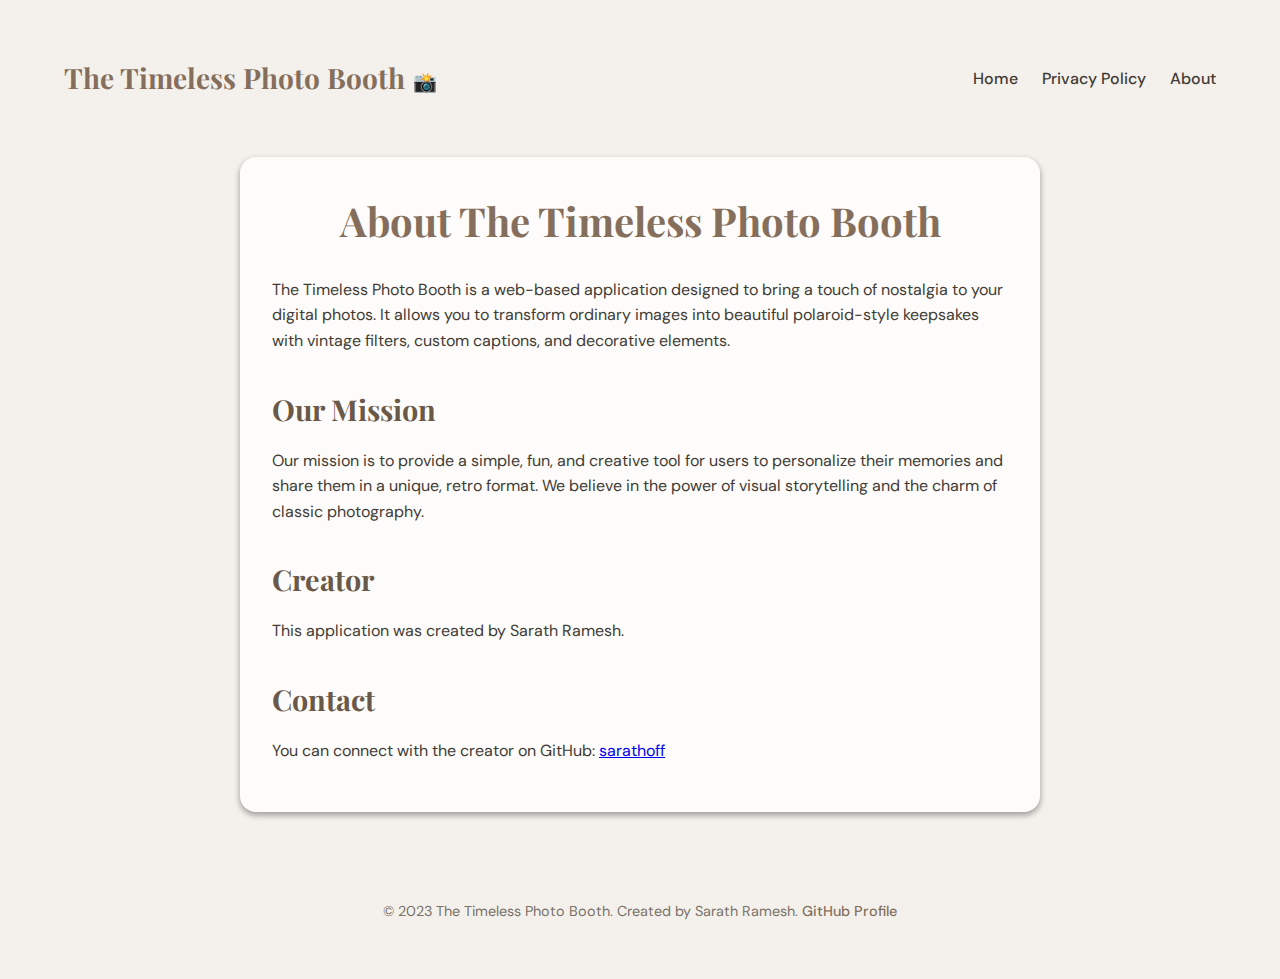
<file: about.html>
<!DOCTYPE html>
<html lang="en">
<head>
    <meta charset="UTF-8">
    <meta name="viewport" content="width=device-width, initial-scale=1.0">
    <meta name="description" content="About The Timeless Photo Booth.">
    <title>About - Polaroid Booth</title>

    <!-- Google Fonts -->
    <link rel="preconnect" href="https://fonts.googleapis.com">
    <link rel="preconnect" href="https://fonts.gstatic.com" crossorigin>
    <link href="https://fonts.googleapis.com/css2?family=Playfair+Display:wght@400;700;900&family=DM+Sans:wght@400;500;700&family=Caveat:wght@600;700&family=Patrick+Hand&family=Special+Elite&family=Rock+Salt&display=swap" rel="stylesheet">

    <style>
        :root {
            --font-sans: 'DM Sans', sans-serif;
            --font-display: 'Playfair Display', serif;
            --font-caveat: 'Caveat', cursive;
            --font-patrick-hand: 'Patrick Hand', cursive;
            --font-special-elite: 'Special Elite', cursive;
            --font-rock-salt: 'Rock Salt', cursive;
            --color-bg: #F4F1EC;
            --color-text: #413B35;
            --color-text-muted: #7A7269;
            --color-card-bg: #FDFCFB;
            --polaroid-bg: #FDFCFB;
            --color-border: #DED8CF;
            --color-input-bg: #FFFFFF;
            --color-primary: #856f5c;
            --color-primary-dark: #6a5949;
            --color-primary-text: #FFFFFF;
            --color-secondary: #EBE6DE;
            --color-secondary-text: #59514A;
            --color-accent: #D4A574;
            --shadow-color: 23deg 15% 55%;
            --shadow-light: 0 1px 3px rgba(0,0,0,0.08), 0 1px 2px rgba(0,0,0,0.12);
            --shadow-medium: 0 3px 6px rgba(0,0,0,0.16), 0 3px 6px rgba(0,0,0,0.23);
            --shadow-polaroid: 0 14px 28px rgba(0,0,0,0.25), 0 10px 10px rgba(0,0,0,0.22);
            --shadow-hero: 0 19px 38px rgba(0,0,0,0.30), 0 15px 12px rgba(0,0,0,0.22);
            --radius-small: 6px;
            --radius-medium: 12px;
            --radius-large: 16px;
            --gradient-hero: linear-gradient(135deg, var(--color-primary) 0%, var(--color-accent) 100%);
        }

        *, *::before, *::after { box-sizing: border-box; margin: 0; padding: 0; }

        body {
            font-family: var(--font-sans);
            background-color: var(--color-bg);
            color: var(--color-text);
            background-image: url('data:image/svg+xml,%3Csvg xmlns="http://www.w3.org/2000/svg" width="4" height="4" viewBox="0 0 4 4"%3E%3Cpath fill="%239C92AC" fill-opacity="0.01" d="M1 3h1v1H1V3zm2-2h1v1H3V1z"%3E%3C/path%3E%3C/svg%3E');
            line-height: 1.6;
            min-height: 100vh;
            -webkit-font-smoothing: antialiased;
            background-size: 8px 8px;
            background-position: center center;
        }

        .l-container { max-width: 1200px; margin: 0 auto; padding: 1.5rem; }

        .landing-nav {
            padding: 2rem 0;
            position: relative;
            z-index: 10;
        }

        .landing-nav .l-container {
            display: flex;
            justify-content: space-between;
            align-items: center;
        }

        .landing-logo {
            font-family: var(--font-display);
            font-size: 1.75rem;
            font-weight: 700;
            color: var(--color-primary);
            text-decoration: none;
            position: relative;
        }

        .landing-logo::after {
            content: '📸';
            margin-left: 0.5rem;
            font-size: 1.2rem;
        }

        .nav-links {
            list-style: none;
            display: flex;
            gap: 1.5rem;
        }

        .nav-links a {
            text-decoration: none;
            color: var(--color-text);
            font-weight: 500;
            transition: color 0.2s ease;
        }

        .nav-links a:hover {
            color: var(--color-primary);
        }

        .content-section {
            padding: 4rem 0;
            max-width: 800px;
            margin: 0 auto;
            background: var(--color-card-bg);
            border-radius: var(--radius-large);
            box-shadow: var(--shadow-medium);
            padding: 2rem;
            margin-bottom: 2rem;
        }

        .content-section h1 {
            font-family: var(--font-display);
            font-size: 2.5rem;
            margin-bottom: 1.5rem;
            color: var(--color-primary);
            text-align: center;
        }

        .content-section h2 {
            font-family: var(--font-display);
            font-size: 1.8rem;
            margin-top: 2rem;
            margin-bottom: 1rem;
            color: var(--color-primary-dark);
        }

        .content-section p {
            margin-bottom: 1rem;
            color: var(--color-text);
        }

        footer {
            padding: 2rem 0;
            text-align: center;
            color: var(--color-text-muted);
            font-size: 0.9rem;
        }

        footer a {
            color: var(--color-primary);
            text-decoration: none;
            font-weight: 500;
        }

        footer a:hover {
            text-decoration: underline;
        }

        @media (max-width: 768px) {
            .landing-nav .l-container {
                flex-direction: column;
                gap: 1rem;
            }

            .nav-links {
                flex-direction: column;
                align-items: center;
            }
        }
    </style>
</head>
<body>
    <div id="main-page" class="main-page">
        <nav class="landing-nav">
            <div class="l-container">
                <a href="landing.html" class="landing-logo">The Timeless Photo Booth</a>
                <ul class="nav-links">
                    <li><a href="landing.html">Home</a></li>
                    <li><a href="privacy-policy.html">Privacy Policy</a></li>
                    <li><a href="about.html">About</a></li>
                </ul>
            </div>
        </nav>

        <section class="content-section">
            <h1>About The Timeless Photo Booth</h1>
            <p>The Timeless Photo Booth is a web-based application designed to bring a touch of nostalgia to your digital photos. It allows you to transform ordinary images into beautiful polaroid-style keepsakes with vintage filters, custom captions, and decorative elements.</p>

            <h2>Our Mission</h2>
            <p>Our mission is to provide a simple, fun, and creative tool for users to personalize their memories and share them in a unique, retro format. We believe in the power of visual storytelling and the charm of classic photography.</p>

            <h2>Creator</h2>
            <p>This application was created by Sarath Ramesh.</p>

            <h2>Contact</h2>
            <p>You can connect with the creator on GitHub: <a href="https://github.com/sarathoff" target="_blank">sarathoff</a></p>
        </section>

        <footer>
            <div class="l-container">
                <p>&copy; 2023 The Timeless Photo Booth. Created by Sarath Ramesh. <a href="https://github.com/sarathoff" target="_blank">GitHub Profile</a></p>
            </div>
        </footer>
    </div>
</body>
</html>
</file>
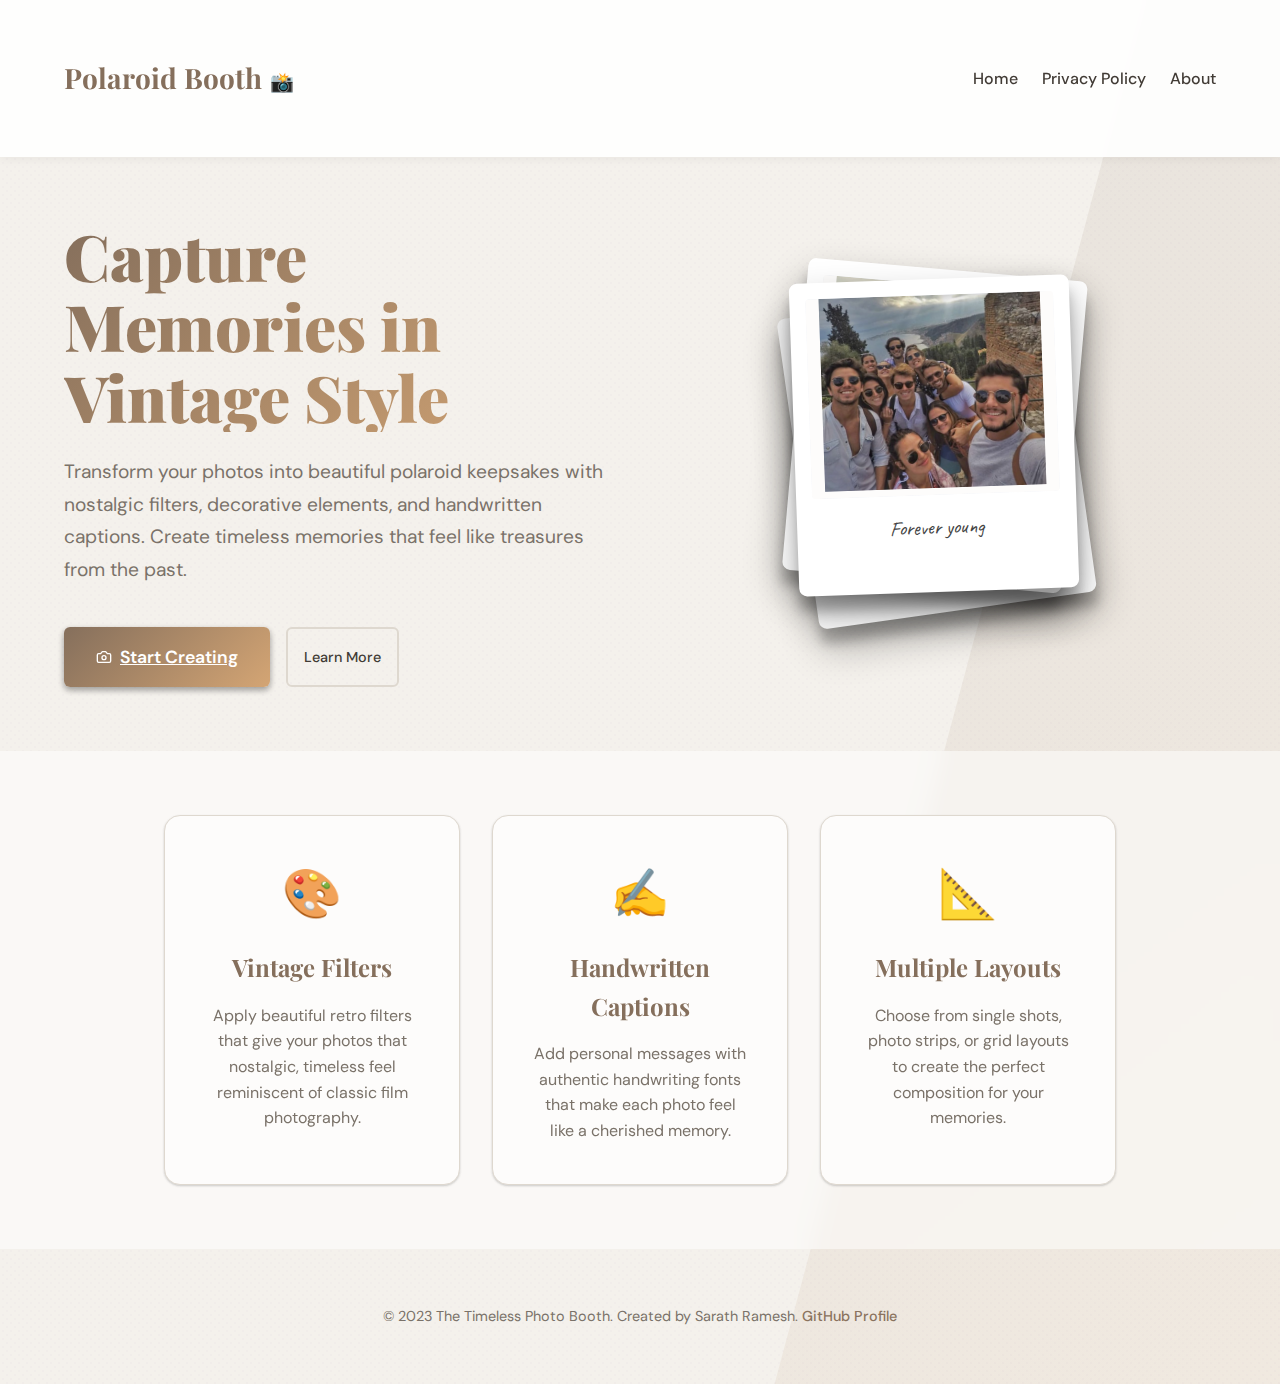
<file: landing.html>
<!DOCTYPE html>
<html lang="en">
<head>
    <meta charset="UTF-8">
    <meta name="viewport" content="width=device-width, initial-scale=1.0">
    <meta name="description" content="Create nostalgic polaroid photos with filters, decorations, and captions in your browser.">
    <title>The Timeless Photo Booth</title>

    <!-- Google Fonts -->
    <link rel="preconnect" href="https://fonts.googleapis.com">
    <link rel="preconnect" href="https://fonts.gstatic.com" crossorigin>
    <link href="https://fonts.googleapis.com/css2?family=Playfair+Display:wght@400;700;900&family=DM+Sans:wght@400;500;700&family=Caveat:wght@600;700&family=Patrick+Hand&family=Special+Elite&family=Rock+Salt&display=swap" rel="stylesheet">

    <style>
        :root {
            --font-sans: 'DM Sans', sans-serif;
            --font-display: 'Playfair Display', serif;
            --font-caveat: 'Caveat', cursive;
            --font-patrick-hand: 'Patrick Hand', cursive;
            --font-special-elite: 'Special Elite', cursive;
            --font-rock-salt: 'Rock Salt', cursive;
            --color-bg: #F4F1EC;
            --color-text: #413B35;
            --color-text-muted: #7A7269;
            --color-card-bg: #FDFCFB;
            --polaroid-bg: #FDFCFB;
            --color-border: #DED8CF;
            --color-input-bg: #FFFFFF;
            --color-primary: #856f5c;
            --color-primary-dark: #6a5949;
            --color-primary-text: #FFFFFF;
            --color-secondary: #EBE6DE;
            --color-secondary-text: #59514A;
            --color-accent: #D4A574;
            --shadow-color: 23deg 15% 55%;
            --shadow-light: 0 1px 3px rgba(0,0,0,0.08), 0 1px 2px rgba(0,0,0,0.12);
            --shadow-medium: 0 3px 6px rgba(0,0,0,0.16), 0 3px 6px rgba(0,0,0,0.23);
            --shadow-polaroid: 0 14px 28px rgba(0,0,0,0.25), 0 10px 10px rgba(0,0,0,0.22);
            --shadow-hero: 0 19px 38px rgba(0,0,0,0.30), 0 15px 12px rgba(0,0,0,0.22);
            --radius-small: 6px;
            --radius-medium: 12px;
            --radius-large: 16px;
            --gradient-hero: linear-gradient(135deg, var(--color-primary) 0%, var(--color-accent) 100%);
        }

        *, *::before, *::after { box-sizing: border-box; margin: 0; padding: 0; }

        body {
            font-family: var(--font-sans);
            background-color: var(--color-bg);
            color: var(--color-text);
            background-image: url('data:image/svg+xml,%3Csvg xmlns="http://www.w3.org/2000/svg" width="4" height="4" viewBox="0 0 4 4"%3E%3Cpath fill="%239C92AC" fill-opacity="0.03" d="M1 3h1v1H1V3zm2-2h1v1H3V1z"%3E%3C/path%3E%3C/svg%3E');
            line-height: 1.6;
            min-height: 100vh;
            -webkit-font-smoothing: antialiased;
            background-size: 8px 8px;
            background-position: center center;
        }

        /* LANDING PAGE STYLES */
        .landing-page {
            min-height: 100vh;
            display: flex;
            flex-direction: column;
            position: relative;
            overflow: hidden;
        }

        .landing-page::before {
            content: '';
            position: absolute;
            top: 0;
            right: 0;
            width: 50%;
            height: 100%;
            background: var(--gradient-hero);
            opacity: 0.1;
            transform: skewX(-15deg) translateX(50%);
        }

        .landing-nav {
            padding: 2rem 0;
            position: relative;
            z-index: 10;
            background-color: rgba(255, 255, 255, 0.9);
            box-shadow: 0 2px 10px rgba(0, 0, 0, 0.05);
            backdrop-filter: blur(5px);
        }

        .landing-nav .l-container {
            display: flex;
            justify-content: space-between;
            align-items: center;
        }

        .landing-logo {
            font-family: var(--font-display);
            font-size: 1.75rem;
            font-weight: 700;
            color: var(--color-primary);
            text-decoration: none;
            position: relative;
        }

        .landing-logo::after {
            content: '📸';
            margin-left: 0.5rem;
            font-size: 1.2rem;
        }

        .nav-links {
            list-style: none;
            display: flex;
            gap: 1.5rem;
        }

        .nav-links a {
            text-decoration: none;
            color: var(--color-text);
            font-weight: 500;
            transition: color 0.2s ease;
        }

        .nav-links a:hover {
            color: var(--color-primary);
        }

        footer {
            padding: 2rem 0;
            text-align: center;
            color: var(--color-text-muted);
            font-size: 0.9rem;
        }

        footer a {
            color: var(--color-primary);
            text-decoration: none;
            font-weight: 500;
        }

        footer a:hover {
            text-decoration: underline;
        }

        /* Additional styles for content pages */
        .content-section {
            padding: 4rem 0;
            max-width: 800px;
            margin: 0 auto;
            background: var(--color-card-bg);
            border-radius: var(--radius-large);
            box-shadow: var(--shadow-medium);
            padding: 2rem;
            margin-bottom: 2rem;
        }

        .content-section h1 {
            font-family: var(--font-display);
            font-size: 2.5rem;
            margin-bottom: 1.5rem;
            color: var(--color-primary);
            text-align: center;
        }

        .content-section h2 {
            font-family: var(--font-display);
            font-size: 1.8rem;
            margin-top: 2rem;
            margin-bottom: 1rem;
            color: var(--color-primary-dark);
        }

        .content-section p {
            margin-bottom: 1rem;
            color: var(--color-text);
        }

        @media (max-width: 768px) {
            .landing-nav .l-container {
                flex-direction: column;
                gap: 1rem;
            }

            .nav-links {
                flex-direction: column;
                align-items: center;
            }
        }
         

        *, *::before, *::after { box-sizing: border-box; margin: 0; padding: 0; }

        body {
            font-family: var(--font-sans);
            background-color: var(--color-bg);
            color: var(--color-text);
            background-image: url('data:image/svg+xml,%3Csvg xmlns="http://www.w3.org/2000/svg" width="4" height="4" viewBox="0 0 4 4"%3E%3Cpath fill="%239C92AC" fill-opacity="0.03" d="M1 3h1v1H1V3zm2-2h1v1H3V1z"%3E%3C/path%3E%3C/svg%3E');
            line-height: 1.6;
            min-height: 100vh;
            -webkit-font-smoothing: antialiased;
            background-size: 8px 8px;
            background-position: center center;
        }

        .landing-nav {
            padding: 2rem 0;
            position: relative;
            z-index: 10;
            background-color: rgba(255, 255, 255, 0.9);
            box-shadow: 0 2px 10px rgba(0, 0, 0, 0.05);
            backdrop-filter: blur(5px);
        }

        /* LANDING PAGE STYLES */
        .landing-page {
            min-height: 100vh;
            display: flex;
            flex-direction: column;
            position: relative;
            overflow: hidden;
        }

        .landing-page::before {
            content: '';
            position: absolute;
            top: 0;
            right: 0;
            width: 50%;
            height: 100%;
            background: var(--gradient-hero);
            opacity: 0.1;
            transform: skewX(-15deg) translateX(50%);
        }

        .landing-nav {
            padding: 2rem 0;
            position: relative;
            z-index: 10;
        }

        .landing-nav .l-container {
            display: flex;
            justify-content: space-between;
            align-items: center;
        }

        .landing-logo {
            font-family: var(--font-display);
            font-size: 1.75rem;
            font-weight: 700;
            color: var(--color-primary);
            text-decoration: none;
            position: relative;
        }

        .landing-logo::after {
            content: '📸';
            margin-left: 0.5rem;
            font-size: 1.2rem;
        }

        .nav-links {
            list-style: none;
            display: flex;
            gap: 1.5rem;
        }

        .nav-links a {
            text-decoration: none;
            color: var(--color-text);
            font-weight: 500;
            transition: color 0.2s ease;
        }

        .nav-links a:hover {
            color: var(--color-primary);
        }

        footer {
            padding: 2rem 0;
            text-align: center;
            color: var(--color-text-muted);
            font-size: 0.9rem;
        }

        footer a {
            color: var(--color-primary);
            text-decoration: none;
            font-weight: 500;
        }

        footer a:hover {
            text-decoration: underline;
        }

        /* Additional styles for content pages */
        .content-section {
            padding: 4rem 0;
            max-width: 800px;
            margin: 0 auto;
            background: var(--color-card-bg);
            border-radius: var(--radius-large);
            box-shadow: var(--shadow-medium);
            padding: 2rem;
            margin-bottom: 2rem;
        }

        .content-section h1 {
            font-family: var(--font-display);
            font-size: 2.5rem;
            margin-bottom: 1.5rem;
            color: var(--color-primary);
            text-align: center;
        }

        .content-section h2 {
            font-family: var(--font-display);
            font-size: 1.8rem;
            margin-top: 2rem;
            margin-bottom: 1rem;
            color: var(--color-primary-dark);
        }

        .content-section p {
            margin-bottom: 1rem;
            color: var(--color-text);
        }

        @media (max-width: 768px) {
            .landing-nav .l-container {
                flex-direction: column;
                gap: 1rem;
            }

            .nav-links {
                flex-direction: column;
                align-items: center;
            }
        }

        @media (max-width: 768px) {
            .landing-nav .l-container {
                flex-direction: column;
                gap: 1rem;
            }

            .nav-links {
                flex-direction: column;
                align-items: center;
            }
        }

        .nav-links {
            list-style: none;
            display: flex;
            gap: 1.5rem;
        }

        .nav-links a {
            text-decoration: none;
            color: var(--color-text);
            font-weight: 500;
            transition: color 0.2s ease;
        }

        .nav-links a:hover {
            color: var(--color-primary);
        }

        footer {
            padding: 2rem 0;
            text-align: center;
            color: var(--color-text-muted);
            font-size: 0.9rem;
        }

        footer a {
            color: var(--color-primary);
            text-decoration: none;
            font-weight: 500;
        }

        footer a:hover {
            text-decoration: underline;
        }

        /* Additional styles for content pages */
        .content-section {
            padding: 4rem 0;
            max-width: 800px;
            margin: 0 auto;
            background: var(--color-card-bg);
            border-radius: var(--radius-large);
            box-shadow: var(--shadow-medium);
            padding: 2rem;
            margin-bottom: 2rem;
        }

        .content-section h1 {
            font-family: var(--font-display);
            font-size: 2.5rem;
            margin-bottom: 1.5rem;
            color: var(--color-primary);
            text-align: center;
        }

        .content-section h2 {
            font-family: var(--font-display);
            font-size: 1.8rem;
            margin-top: 2rem;
            margin-bottom: 1rem;
            color: var(--color-primary-dark);
        }

        .content-section p {
            margin-bottom: 1rem;
            color: var(--color-text);
        }

        .nav-links {
            list-style: none;
            display: flex;
            gap: 1.5rem;
        }

        .nav-links a {
            text-decoration: none;
            color: var(--color-text);
            font-weight: 500;
            transition: color 0.2s ease;
        }

        .nav-links a:hover {
            color: var(--color-primary);
        }

        footer {
            padding: 2rem 0;
            text-align: center;
            color: var(--color-text-muted);
            font-size: 0.9rem;
        }

        footer a {
            color: var(--color-primary);
            text-decoration: none;
            font-weight: 500;
        }

        footer a:hover {
            text-decoration: underline;
        }

        /* Additional styles for content pages */
        .content-section {
            padding: 4rem 0;
            max-width: 800px;
            margin: 0 auto;
            background: var(--color-card-bg);
            border-radius: var(--radius-large);
            box-shadow: var(--shadow-medium);
            padding: 2rem;
            margin-bottom: 2rem;
        }

        .content-section h1 {
            font-family: var(--font-display);
            font-size: 2.5rem;
            margin-bottom: 1.5rem;
            color: var(--color-primary);
            text-align: center;
        }

        .content-section h2 {
            font-family: var(--font-display);
            font-size: 1.8rem;
            margin-top: 2rem;
            margin-bottom: 1rem;
            color: var(--color-primary-dark);
        }

        .content-section p {
            margin-bottom: 1rem;
            color: var(--color-text);
        }

        .nav-links {
            list-style: none;
            display: flex;
            gap: 1.5rem;
        }

        .nav-links a {
            text-decoration: none;
            color: var(--color-text);
            font-weight: 500;
            transition: color 0.2s ease;
        }

        .nav-links a:hover {
            color: var(--color-primary);
        }

        footer {
            padding: 2rem 0;
            text-align: center;
            color: var(--color-text-muted);
            font-size: 0.9rem;
        }

        footer a {
            color: var(--color-primary);
            text-decoration: none;
            font-weight: 500;
        }

        footer a:hover {
            text-decoration: underline;
        }

        /* Additional styles for content pages */
        .content-section {
            padding: 4rem 0;
            max-width: 800px;
            margin: 0 auto;
            background: var(--color-card-bg);
            border-radius: var(--radius-large);
            box-shadow: var(--shadow-medium);
            padding: 2rem;
            margin-bottom: 2rem;
        }

        .content-section h1 {
            font-family: var(--font-display);
            font-size: 2.5rem;
            margin-bottom: 1.5rem;
            color: var(--color-primary);
            text-align: center;
        }

        .content-section h2 {
            font-family: var(--font-display);
            font-size: 1.8rem;
            margin-top: 2rem;
            margin-bottom: 1rem;
            color: var(--color-primary-dark);
        }

        .content-section p {
            margin-bottom: 1rem;
            color: var(--color-text);
        }

        .nav-links {
            list-style: none;
            display: flex;
            gap: 1.5rem;
        }

        .nav-links a {
            text-decoration: none;
            color: var(--color-text);
            font-weight: 500;
            transition: color 0.2s ease;
        }

        .nav-links a:hover {
            color: var(--color-primary);
        }

        footer {
            padding: 2rem 0;
            text-align: center;
            color: var(--color-text-muted);
            font-size: 0.9rem;
        }

        footer a {
            color: var(--color-primary);
            text-decoration: none;
            font-weight: 500;
        }

        footer a:hover {
            text-decoration: underline;
        }

        /* Additional styles for content pages */
        .content-section {
            padding: 4rem 0;
            max-width: 800px;
            margin: 0 auto;
            background: var(--color-card-bg);
            border-radius: var(--radius-large);
            box-shadow: var(--shadow-medium);
            padding: 2rem;
            margin-bottom: 2rem;
        }

        .content-section h1 {
            font-family: var(--font-display);
            font-size: 2.5rem;
            margin-bottom: 1.5rem;
            color: var(--color-primary);
            text-align: center;
        }

        .content-section h2 {
            font-family: var(--font-display);
            font-size: 1.8rem;
            margin-top: 2rem;
            margin-bottom: 1rem;
            color: var(--color-primary-dark);
        }

        .content-section p {
            margin-bottom: 1rem;
            color: var(--color-text);
        }

        .nav-links {
            list-style: none;
            display: flex;
            gap: 1.5rem;
        }

        .nav-links a {
            text-decoration: none;
            color: var(--color-text);
            font-weight: 500;
            transition: color 0.2s ease;
        }

        .nav-links a:hover {
            color: var(--color-primary);
        }

        footer {
            padding: 2rem 0;
            text-align: center;
            color: var(--color-text-muted);
            font-size: 0.9rem;
        }

        footer a {
            color: var(--color-primary);
            text-decoration: none;
            font-weight: 500;
        }

        footer a:hover {
            text-decoration: underline;
        }

        .nav-links {
            list-style: none;
            display: flex;
            gap: 1.5rem;
        }

        .nav-links a {
            text-decoration: none;
            color: var(--color-text);
            font-weight: 500;
            transition: color 0.2s ease;
        }

        .nav-links a:hover {
            color: var(--color-primary);
        }

        footer {
            padding: 2rem 0;
            text-align: center;
            color: var(--color-text-muted);
            font-size: 0.9rem;
        }

        footer a {
            color: var(--color-primary);
            text-decoration: none;
            font-weight: 500;
        }

        footer a:hover {
            text-decoration: underline;
        }

        /* Additional styles for content pages */
        .content-section {
            padding: 4rem 0;
            max-width: 800px;
            margin: 0 auto;
            background: var(--color-card-bg);
            border-radius: var(--radius-large);
            box-shadow: var(--shadow-medium);
            padding: 2rem;
            margin-bottom: 2rem;
        }

        .content-section h1 {
            font-family: var(--font-display);
            font-size: 2.5rem;
            margin-bottom: 1.5rem;
            color: var(--color-primary);
            text-align: center;
        }

        .content-section h2 {
            font-family: var(--font-display);
            font-size: 1.8rem;
            margin-top: 2rem;
            margin-bottom: 1rem;
            color: var(--color-primary-dark);
        }

        .content-section p {
            margin-bottom: 1rem;
            color: var(--color-text);
        }

        .nav-links {
            list-style: none;
            display: flex;
            gap: 1.5rem;
        }

        .nav-links a {
            text-decoration: none;
            color: var(--color-text);
            font-weight: 500;
            transition: color 0.2s ease;
        }

        .nav-links a:hover {
            color: var(--color-primary);
        }

        footer {
            padding: 2rem 0;
            text-align: center;
            color: var(--color-text-muted);
            font-size: 0.9rem;
        }

        footer a {
            color: var(--color-primary);
            text-decoration: none;
            font-weight: 500;
        }

        footer a:hover {
            text-decoration: underline;
        }

        /* Additional styles for content pages */
        .content-section {
            padding: 4rem 0;
            max-width: 800px;
            margin: 0 auto;
            background: var(--color-card-bg);
            border-radius: var(--radius-large);
            box-shadow: var(--shadow-medium);
            padding: 2rem;
            margin-bottom: 2rem;
        }

        .content-section h1 {
            font-family: var(--font-display);
            font-size: 2.5rem;
            margin-bottom: 1.5rem;
            color: var(--color-primary);
            text-align: center;
        }

        .content-section h2 {
            font-family: var(--font-display);
            font-size: 1.8rem;
            margin-top: 2rem;
            margin-bottom: 1rem;
            color: var(--color-primary-dark);
        }

        .content-section p {
            margin-bottom: 1rem;
            color: var(--color-text);
        }

        .nav-links {
            list-style: none;
            display: flex;
            gap: 1.5rem;
        }

        .nav-links a {
            text-decoration: none;
            color: var(--color-text);
            font-weight: 500;
            transition: color 0.2s ease;
        }

        .nav-links a:hover {
            color: var(--color-primary);
        }

        footer {
            padding: 2rem 0;
            text-align: center;
            color: var(--color-text-muted);
            font-size: 0.9rem;
        }

        footer a {
            color: var(--color-primary);
            text-decoration: none;
            font-weight: 500;
        }

        footer a:hover {
            text-decoration: underline;
        }

        /* Additional styles for content pages */
        .content-section {
            padding: 4rem 0;
            max-width: 800px;
            margin: 0 auto;
            background: var(--color-card-bg);
            border-radius: var(--radius-large);
            box-shadow: var(--shadow-medium);
            padding: 2rem;
            margin-bottom: 2rem;
        }

        .content-section h1 {
            font-family: var(--font-display);
            font-size: 2.5rem;
            margin-bottom: 1.5rem;
            color: var(--color-primary);
            text-align: center;
        }

        .content-section h2 {
            font-family: var(--font-display);
            font-size: 1.8rem;
            margin-top: 2rem;
            margin-bottom: 1rem;
            color: var(--color-primary-dark);
        }

        .content-section p {
            margin-bottom: 1rem;
            color: var(--color-text);
        }

        /* Additional styles for content pages */
        .content-section {
            padding: 4rem 0;
            max-width: 800px;
            margin: 0 auto;
            background: var(--color-card-bg);
            border-radius: var(--radius-large);
            box-shadow: var(--shadow-medium);
            padding: 2rem;
            margin-bottom: 2rem;
        }

        .content-section h1 {
            font-family: var(--font-display);
            font-size: 2.5rem;
            margin-bottom: 1.5rem;
            color: var(--color-primary);
            text-align: center;
        }

        .content-section h2 {
            font-family: var(--font-display);
            font-size: 1.8rem;
            margin-top: 2rem;
            margin-bottom: 1rem;
            color: var(--color-primary-dark);
        }

        .content-section p {
            margin-bottom: 1rem;
            color: var(--color-text);
        }

        .nav-links {
            list-style: none;
            display: flex;
            gap: 1.5rem;
        }

        .nav-links a {
            text-decoration: none;
            color: var(--color-text);
            font-weight: 500;
            transition: color 0.2s ease;
        }

        .nav-links a:hover {
            color: var(--color-primary);
        }

        footer {
            padding: 2rem 0;
            text-align: center;
            color: var(--color-text-muted);
            font-size: 0.9rem;
        }

        footer a {
            color: var(--color-primary);
            text-decoration: none;
            font-weight: 500;
        }

        footer a:hover {
            text-decoration: underline;
        }

        .nav-links {
            list-style: none;
            display: flex;
            gap: 1.5rem;
        }

        .nav-links a {
            text-decoration: none;
            color: var(--color-text);
            font-weight: 500;
            transition: color 0.2s ease;
        }

        .nav-links a:hover {
            color: var(--color-primary);
        }

        footer {
            padding: 2rem 0;
            text-align: center;
            color: var(--color-text-muted);
            font-size: 0.9rem;
        }

        footer a {
            color: var(--color-primary);
            text-decoration: none;
            font-weight: 500;
        }

        footer a:hover {
            text-decoration: underline;
        }

        .landing-hero {
            flex: 1;
            display: flex;
            align-items: center;
            padding: 4rem 0;
            position: relative;
            z-index: 5;
        }

        .hero-content {
            display: grid;
            grid-template-columns: 1fr 1fr;
            gap: 4rem;
            align-items: center;
            max-width: 1200px;
            margin: 0 auto;
            padding: 0 1.5rem;
        }

        .hero-text h1 {
            font-family: var(--font-display);
            font-size: clamp(2.5rem, 5vw, 4rem);
            font-weight: 900;
            line-height: 1.1;
            margin-bottom: 1.5rem;
            background: var(--gradient-hero);
            -webkit-background-clip: text;
            -webkit-text-fill-color: transparent;
            background-clip: text;
        }

        .hero-text p {
            font-size: 1.2rem;
            color: var(--color-text-muted);
            margin-bottom: 2.5rem;
            line-height: 1.7;
        }

        .hero-actions {
            display: flex;
            gap: 1rem;
            flex-wrap: wrap;
        }

        .hero-visual {
            position: relative;
            display: flex;
            justify-content: center;
            align-items: center;
        }

        .polaroid-stack {
            position: relative;
            width: 300px;
            height: 350px;
        }

        .sample-polaroid {
            position: absolute;
            width: 280px;
            background: white;
            border-radius: 8px;
            box-shadow: var(--shadow-hero);
            padding: 1rem 1rem 3rem;
            transition: transform 0.3s ease;
        }

        .sample-polaroid:nth-child(1) {
            transform: rotate(-8deg) translateY(20px);
            z-index: 1;
        }

        .sample-polaroid:nth-child(2) {
            transform: rotate(5deg) translateY(-10px);
            z-index: 2;
        }

        .sample-polaroid:nth-child(3) {
            transform: rotate(-2deg);
            z-index: 3;
        }

        .sample-polaroid:hover {
            transform: rotate(0deg) translateY(-10px) scale(1.05);
            z-index: 10;
        }

        .sample-image {
            width: 100%;
            height: 200px;
            background: #e0e5f1; /* Fallback color */
            background-size: cover;
            background-position: center;
            border-radius: 4px;
            margin-bottom: 1rem;
        }

        .sample-caption {
            text-align: center;
            font-family: var(--font-caveat);
            font-size: 1.3rem;
            color: #444;
        }

        .features-section {
            padding: 4rem 0;
            background: rgba(255, 255, 255, 0.5);
            backdrop-filter: blur(10px);
        }

        .features-grid {
            display: grid;
            grid-template-columns: repeat(auto-fit, minmax(280px, 1fr));
            gap: 2rem;
            max-width: 1000px;
            margin: 0 auto;
            padding: 0 1.5rem;
        }

        .feature-card {
            background: var(--color-card-bg);
            padding: 2.5rem;
            border-radius: var(--radius-large);
            box-shadow: var(--shadow-light);
            text-align: center;
            transition: transform 0.3s ease, box-shadow 0.3s ease, background-color 0.3s ease;
            border: 1px solid var(--color-border);
        }

        .feature-card:hover {
            transform: translateY(-7px);
            box-shadow: var(--shadow-medium);
            background-color: #ffffff;
        }

        .feature-icon {
            font-size: 3rem;
            margin-bottom: 1rem;
        }

        .feature-card h3 {
            font-family: var(--font-display);
            font-size: 1.5rem;
            margin-bottom: 1rem;
            color: var(--color-primary);
        }

        .feature-card p {
            color: var(--color-text-muted);
            line-height: 1.6;
        }

        /* PHOTOBOOTH APP STYLES */
        .photobooth-app {
            display: none;
        }

        .l-container { max-width: 1200px; margin: 0 auto; padding: 1.5rem; }
        .header { text-align: center; margin-bottom: 2rem; }
        .header__logo { font-family: var(--font-display); font-size: 2rem; font-weight: 700; color: var(--color-primary); text-decoration: none; }

        .app-nav {
            display: flex;
            justify-content: space-between;
            align-items: center;
            margin-bottom: 2rem;
        }

        .back-btn {
            display: inline-flex;
            align-items: center;
            gap: 0.5rem;
            padding: 0.5rem 1rem;
            background: var(--color-secondary);
            color: var(--color-secondary-text);
            text-decoration: none;
            border-radius: var(--radius-small);
            font-weight: 500;
            transition: all 0.2s ease;
        }

        .back-btn:hover {
            background: #e0d9cf;
            transform: translateX(-2px);
        }

        main {
            display: grid;
            grid-template-columns: 380px 1fr;
            gap: 2.5rem;
            align-items: flex-start;
        }

        .controls-panel { position: sticky; top: 1.5rem; }
        .preview-area { position: relative; min-height: 80vh; display: flex; align-items: center; justify-content: center; }

        .c-btn {
            display: inline-flex; align-items: center; justify-content: center; gap: 0.5rem;
            padding: 0.65rem 1rem; font-family: var(--font-sans); font-weight: 500;
            font-size: 0.9rem; border-radius: var(--radius-small); border: 1px solid transparent;
            cursor: pointer; transition: all 0.2s ease-out; white-space: nowrap;
        }
        .c-btn:disabled { opacity: 0.5; cursor: not-allowed; transform: none !important; box-shadow: none !important; }
        .c-btn--primary { background-color: var(--color-primary); color: var(--color-primary-text); border-color: var(--color-primary); box-shadow: var(--shadow-light); }
        .c-btn--primary:not(:disabled):hover, .c-btn--primary:not(:disabled):focus { background-color: var(--color-primary-dark); transform: translateY(-2px); box-shadow: var(--shadow-medium); }
        .c-btn--secondary { background-color: var(--color-secondary); color: var(--color-secondary-text); border-color: var(--color-border); }
        .c-btn--secondary:not(:disabled):hover, .c-btn--secondary:not(:disabled):focus { background-color: #e0d9cf; border-color: #cec5b9; }
        .c-btn--hero { background: var(--gradient-hero); color: white; border: none; padding: 1rem 2rem; font-size: 1.1rem; font-weight: 600; box-shadow: var(--shadow-medium); }
        .c-btn--hero:hover { transform: translateY(-3px); box-shadow: var(--shadow-hero); }
        .c-btn--ghost { background: transparent; color: var(--color-text); border: 2px solid var(--color-border); }
        .c-btn--ghost:hover { background: var(--color-secondary); border-color: var(--color-primary); }
        .c-btn svg { width: 16px; height: 16px; }

        .c-card {
            background-color: var(--color-card-bg); border: 1px solid var(--color-border);
            border-radius: var(--radius-large); padding: 1.5rem; box-shadow: var(--shadow-light);
            display: flex; flex-direction: column; gap: 1.25rem;
        }
        .c-card__section { display: flex; flex-direction: column; gap: 1rem; }
        .c-card__section-title { font-size: 0.8rem; font-weight: 700; color: var(--color-text-muted); margin-bottom: -0.25rem; text-transform: uppercase; letter-spacing: 0.5px; }
        
        .c-video-container { position: relative; aspect-ratio: 16 / 9; border-radius: var(--radius-medium); overflow: hidden; background-color: var(--color-secondary); }
        #videoElement { width: 100%; height: 100%; object-fit: cover; transform: scaleX(-1); }
        #cameraOverlay { position: absolute; inset: 0; display: flex; flex-direction: column; align-items: center; justify-content: center; background: rgba(0,0,0,0.4); color: white; font-size: 0.9rem; text-align: center; padding: 1rem; gap: 1rem; }

        .c-option-grid { display: grid; grid-template-columns: repeat(auto-fit, minmax(60px, 1fr)); gap: 0.75rem; }
        .grid-option {
            display: flex; flex-direction: column; align-items: center; gap: 0.5rem; padding: 0.5rem;
            border: 2px solid transparent; border-radius: var(--radius-medium); background-color: var(--color-input-bg);
            cursor: pointer; transition: all 0.2s; border: 1px solid var(--color-border); text-align: center;
        }
        .grid-option:hover { border-color: var(--color-primary); transform: translateY(-2px); }
        .grid-option.active { border-color: var(--color-primary); box-shadow: 0 0 0 2px var(--color-primary); }
        .option-name { font-size: 0.7rem; font-weight: 500; color: var(--color-text-muted); }

        .filter-preview { width: 100%; height: 40px; border-radius: var(--radius-small); background-size: cover; background-position: center; }
        .font-preview { font-size: 1.5rem; line-height: 1; }
        .font-Caveat { font-family: var(--font-caveat); }
        .font-Patrick-Hand { font-family: var(--font-patrick-hand); }
        .font-Special-Elite { font-family: var(--font-special-elite); }
        .font-Rock-Salt { font-family: var(--font-rock-salt); }
        .decoration-preview { width: 40px; height: 40px; background-size: contain; background-repeat: no-repeat; background-position: center; }

        .c-input-group { display: flex; flex-direction: column; gap: 0.25rem; }
        .c-label { font-size: 0.8rem; font-weight: 500; color: var(--color-text-muted); }
        .c-input {
            width: 100%; padding: 0.6rem 0.75rem; border-radius: var(--radius-small); border: 1px solid var(--color-border);
            background-color: var(--color-input-bg); font-family: var(--font-sans); font-size: 0.9rem;
            transition: border-color 0.2s, box-shadow 0.2s;
        }
        .c-input:focus { outline: none; border-color: var(--color-primary); box-shadow: 0 0 0 2px color-mix(in srgb, var(--color-primary) 30%, transparent); }

        #emptyState { text-align: center; color: var(--color-text-muted); }
        #emptyState svg { width: 4rem; height: 4rem; margin: 0 auto 1rem; opacity: 0.4; }
        #emptyState h3 { font-family: var(--font-display); font-size: 1.5rem; margin-bottom: 0.5rem; color: var(--color-text); }
        
        /* Preview Area Styles */
        .polaroid-output-area, .polaroid-grid-wrapper { perspective: 1500px; }
        .polaroid {
            background: var(--polaroid-bg); border-radius: 4px; box-shadow: var(--shadow-polaroid);
            transition: transform 0.4s ease, box-shadow 0.4s ease; position: relative;
        }
        .polaroid-image-wrapper { background-color: #e0e5f1; aspect-ratio: 1/1; overflow: hidden; }
        .polaroid-image { display: block; width: 100%; height: 100%; object-fit: cover; }
        .polaroid-text { text-align: center; padding: 0.5rem; color: #444; overflow-wrap: break-word; }
        
        .polaroid-output-area { width: 350px; }
        #polaroid-single { padding: 1rem 1rem 4rem; transform: rotate(-2deg); }
        #polaroid-single .polaroid-image-wrapper { margin-bottom: 1.25rem; }
        #polaroid-single .polaroid-text { font-size: 1.5rem; }

        .polaroid-grid-wrapper { display: grid; max-width: 550px; gap: 1.5rem; }
        .polaroid-grid-wrapper.grid-2x2 { grid-template-columns: 1fr 1fr; }
        .polaroid-grid-wrapper.grid-strip, .polaroid-grid-wrapper.grid-4x1 { grid-template-columns: 1fr; max-width: 250px; }
        .polaroid-grid-wrapper .polaroid { width: 100%; padding: 0.75rem 0.75rem 2.5rem; }
        .polaroid-grid-wrapper .polaroid:nth-child(odd) { transform: rotate(-2.5deg); }
        .polaroid-grid-wrapper .polaroid:nth-child(even) { transform: rotate(2.5deg); }
        .polaroid-grid-wrapper .polaroid-image-wrapper { margin-bottom: 0.75rem; }
        .polaroid-grid-wrapper .polaroid-text { font-size: 1.2rem; }

        .decoration { position: absolute; background-size: contain; background-repeat: no-repeat; pointer-events: none; }
        .deco-tape-top { width: 100px; height: 45px; top: -20px; left: 50%; transform: translateX(-50%); }
        .deco-clip-top-right { width: 50px; height: 65px; top: -30px; right: 1rem; }
        .deco-flower-bottom-left { width: 80px; height: 80px; bottom: 3rem; left: -30px; }

        .filter-vintage { filter: sepia(0.35) contrast(1.1) brightness(1.05) saturate(1.2); }
        .filter-mono { filter: grayscale(1); }
        .filter-retro { filter: sepia(0.6) contrast(0.9) brightness(1.1); }
        .filter-gloomy { filter: contrast(1.2) brightness(0.9) saturate(0.8); }
        .filter-mellow { filter: brightness(1.1) contrast(0.95) saturate(0.9); }
        .filter-dreamy { filter: saturate(1.4) contrast(0.9) brightness(1.1) blur(0.5px); }
        .filter-lomo { filter: saturate(1.5) contrast(1.2); }

        .hidden { display: none !important; }
        canvas#canvas { display: none; }

        /* Overlays & Effects */
        .flash-effect { position: fixed; inset: 0; background: white; opacity: 0; pointer-events: none; z-index: 9999; }
        .flash-effect.active { animation: flash 0.3s ease-out; }
        @keyframes flash { 0% { opacity: 0; } 50% { opacity: 0.9; } 100% { opacity: 0; } }

        #countdownOverlay {
            position: fixed; inset: 0; background: rgba(0,0,0,0.7); display: flex; align-items: center; justify-content: center;
            z-index: 10000; opacity: 0; pointer-events: none; transition: opacity 0.3s ease; backdrop-filter: blur(4px);
        }
        #countdownOverlay.is-active { opacity: 1; pointer-events: all; }
        #countdownNumber {
            font-family: var(--font-display); font-size: 10rem; font-weight: 700; color: white;
            text-shadow: 0 4px 20px rgba(0,0,0,0.5); transform-origin: center;
        }

        /* Download Button Spinner */
        .spinner {
            width: 18px; height: 18px; border: 2px solid rgba(255,255,255,0.3);
            border-top-color: var(--color-primary-text); border-radius: 50%;
            animation: spin 1s linear infinite;
        }
        @keyframes spin { to { transform: rotate(360deg); } }

        @media (max-width: 992px) {
            .hero-content { grid-template-columns: 1fr; text-align: center; }
            .hero-visual { order: -1; margin-bottom: 2rem; }
            main { grid-template-columns: 1fr; }
            .controls-panel { position: static; max-width: 500px; margin: 0 auto; }
            .preview-area { min-height: auto; padding-top: 2rem; }
        }
        @media (max-width: 480px) {
            .polaroid-output-area, .polaroid-grid-wrapper { width: 100%; max-width: 100%; }
            .polaroid-grid-wrapper.grid-2x2 { grid-template-columns: 1fr; }
            .hero-actions { flex-direction: column; align-items: center; }
            .c-btn--hero { width: 100%; }
            .polaroid-stack { width: 250px; height: 300px; }
            .sample-polaroid { width: 230px; }
        }
    </style>
</head>
<body>
    <!-- LANDING PAGE -->
    <div id="landingPage" class="landing-page">
        <nav class="landing-nav">
            <div class="l-container">
                <a href="landing.html" class="landing-logo">Polaroid Booth</a>
                <ul class="nav-links">
                    <li><a href="landing.html">Home</a></li>
                    <li><a href="privacy-policy.html">Privacy Policy</a></li>
                    <li><a href="about.html">About</a></li>
                </ul>
            </div>
        </nav>

        <section class="landing-hero">
            <div class="hero-content">
                <div class="hero-text">
                    <h1>Capture Memories in Vintage Style</h1>
                    <p>Transform your photos into beautiful polaroid keepsakes with nostalgic filters, decorative elements, and handwritten captions. Create timeless memories that feel like treasures from the past.</p>
                    <div class="hero-actions">
                        <a class="c-btn c-btn--hero" id="startPhotoboothBtn" href="index.html">
                            <svg xmlns="http://www.w3.org/2000/svg" width="20" height="20" viewBox="0 0 24 24" fill="none" stroke="currentColor" stroke-width="2" stroke-linecap="round" stroke-linejoin="round"><path d="M14.5 4h-5L7 7H4a2 2 0 0 0-2 2v9a2 2 0 0 0 2 2h16a2 2 0 0 0 2-2V9a2 2 0 0 0-2-2h-3l-2.5-3z"/><circle cx="12" cy="13" r="3"/></svg>
                            Start Creating
                        </a>
                        <button class="c-btn c-btn--ghost" onclick="document.querySelector('.features-section').scrollIntoView({behavior: 'smooth'})">Learn More</button>
                    </div>
                </div>
                <div class="hero-visual">
                    <div class="polaroid-stack">
                        <div class="sample-polaroid">
                            <div class="sample-image"></div>
                            <div class="sample-caption">Summer memories</div>
                        </div>
                        <div class="sample-polaroid">
                            <div class="sample-image"></div>
                            <div class="sample-caption">Beautiful moments</div>
                        </div>
                        <div class="sample-polaroid">
                            <div class="sample-image"></div>
                            <div class="sample-caption">Forever young</div>
                        </div>
                    </div>
                </div>
            </div>
        </section>

        <section class="features-section">
            <div class="features-grid">
                <div class="feature-card">
                    <div class="feature-icon">🎨</div>
                    <h3>Vintage Filters</h3>
                    <p>Apply beautiful retro filters that give your photos that nostalgic, timeless feel reminiscent of classic film photography.</p>
                </div>
                <div class="feature-card">
                    <div class="feature-icon">✍️</div>
                    <h3>Handwritten Captions</h3>
                    <p>Add personal messages with authentic handwriting fonts that make each photo feel like a cherished memory.</p>
                </div>
                <div class="feature-card">
                    <div class="feature-icon">📐</div>
                    <h3>Multiple Layouts</h3>
                    <p>Choose from single shots, photo strips, or grid layouts to create the perfect composition for your memories.</p>
                </div>
            </div>
        </section>

        <footer>
            <div class="l-container">
                <p>&copy; 2023 The Timeless Photo Booth. Created by Sarath Ramesh. <a href="https://github.com/sarathoff" target="_blank">GitHub Profile</a></p>
            </div>
        </footer>
    </div>

    <!-- PHOTOBOOTH APP -->
    <div id="photoboothApp" class="photobooth-app">
        <!-- Overlays -->
        <div id="flashEffect" class="flash-effect"></div>
        <div id="countdownOverlay" aria-live="polite">
            <div id="countdownNumber"></div>
        </div>

        <div class="l-container">
            <div class="app-nav">
                <a href="#" class="back-btn" id="backToLanding">
                    <svg xmlns="http://www.w3.org/2000/svg" width="16" height="16" viewBox="0 0 24 24" fill="none" stroke="currentColor" stroke-width="2" stroke-linecap="round" stroke-linejoin="round"><path d="m15 18-6-6 6-6"/></svg>
                    Back to Home
                </a>
                <a href="#" class="header__logo">The Timeless Photo Booth</a>
            </div>

            <main>
                <!-- CONTROLS PANEL -->
                <aside class="controls-panel">
                    <div class="c-card">
                        <!-- 1. CAMERA & CAPTURE -->
                        <div class="c-card__section">
                            <div class="c-video-container">
                                <video id="videoElement" autoplay muted playsinline aria-label="Live camera feed"></video>
                                <div id="cameraOverlay" role="alert">Click "Start Camera" to begin</div>
                            </div>
                            <button class="c-btn c-btn--primary" id="startCameraBtn">
                                <svg xmlns="http://www.w3.org/2000/svg" width="24" height="24" viewBox="0 0 24 24" fill="none" stroke="currentColor" stroke-width="2" stroke-linecap="round" stroke-linejoin="round"><path d="M14.5 4h-5L7 7H4a2 2 0 0 0-2 2v9a2 2 0 0 0 2 2h16a2 2 0 0 0 2-2V9a2 2 0 0 0-2-2h-3l-2.5-3z"/><circle cx="12" cy="13" r="3"/></svg>
                                Start Camera
                            </button>
                            <div style="display: grid; grid-template-columns: 1fr 1fr; gap: 0.5rem;">
                                <button class="c-btn c-btn--secondary" id="captureBtn" disabled></button>
                            </div>
                        </div>
                    </div>
                </aside>
            </main>
        </div>
    </div>

    <canvas id="canvas"></canvas>

    <script>
        document.addEventListener('DOMContentLoaded', () => {
            const polaroids = document.querySelectorAll('.sample-polaroid .sample-image');
            const images = [
                'assets/1.png',
                'assets/2.png',
                'assets/3.png',
                'assets/4.png'
            ];

            let currentImageIndex = 0;

            function shuffleImages() {
                polaroids.forEach((polaroid, index) => {
                    const imagePath = images[(currentImageIndex + index) % images.length];
                    polaroid.style.backgroundImage = `url('${imagePath}')`;
                });
                currentImageIndex = (currentImageIndex + 1) % images.length;
            }

            // Initial shuffle
            shuffleImages();

            // Shuffle every 5 seconds
            setInterval(shuffleImages, 5000);
        });
    </script>
</body>
</html>
                </div>
            </div>
        </section>

       
    </div>

    <!-- PHOTOBOOTH APP -->
    <div id="photoboothApp" class="photobooth-app">
        <!-- Overlays -->
        <div id="flashEffect" class="flash-effect"></div>
        <div id="countdownOverlay" aria-live="polite">
            <div id="countdownNumber"></div>
        </div>

        <div class="l-container">
            <div class="app-nav">
                <a href="#" class="back-btn" id="backToLanding">
                    <svg xmlns="http://www.w3.org/2000/svg" width="16" height="16" viewBox="0 0 24 24" fill="none" stroke="currentColor" stroke-width="2" stroke-linecap="round" stroke-linejoin="round"><path d="m15 18-6-6 6-6"/></svg>
                    Back to Home
                </a>
                <a href="#" class="header__logo">The Timeless Photo Booth</a>
            </div>

            <main>
                <!-- CONTROLS PANEL -->
                <aside class="controls-panel">
                    <div class="c-card">
                        <!-- 1. CAMERA & CAPTURE -->
                        <div class="c-card__section">
                            <div class="c-video-container">
                                <video id="videoElement" autoplay muted playsinline aria-label="Live camera feed"></video>
                                <div id="cameraOverlay" role="alert">Click "Start Camera" to begin</div>
                            </div>
                            <button class="c-btn c-btn--primary" id="startCameraBtn">
                                <svg xmlns="http://www.w3.org/2000/svg" width="24" height="24" viewBox="0 0 24 24" fill="none" stroke="currentColor" stroke-width="2" stroke-linecap="round" stroke-linejoin="round"><path d="M14.5 4h-5L7 7H4a2 2 0 0 0-2 2v9a2 2 0 0 0 2 2h16a2 2 0 0 0 2-2V9a2 2 0 0 0-2-2h-3l-2.5-3z"/><circle cx="12" cy="13" r="3"/></svg>
                                Start Camera
                            </button>
                            <div style="display: grid; grid-template-columns: 1fr 1fr; gap: 0.5rem;">
                                <button class="c-btn c-btn--secondary" id="captureBtn" disabled>
</file>
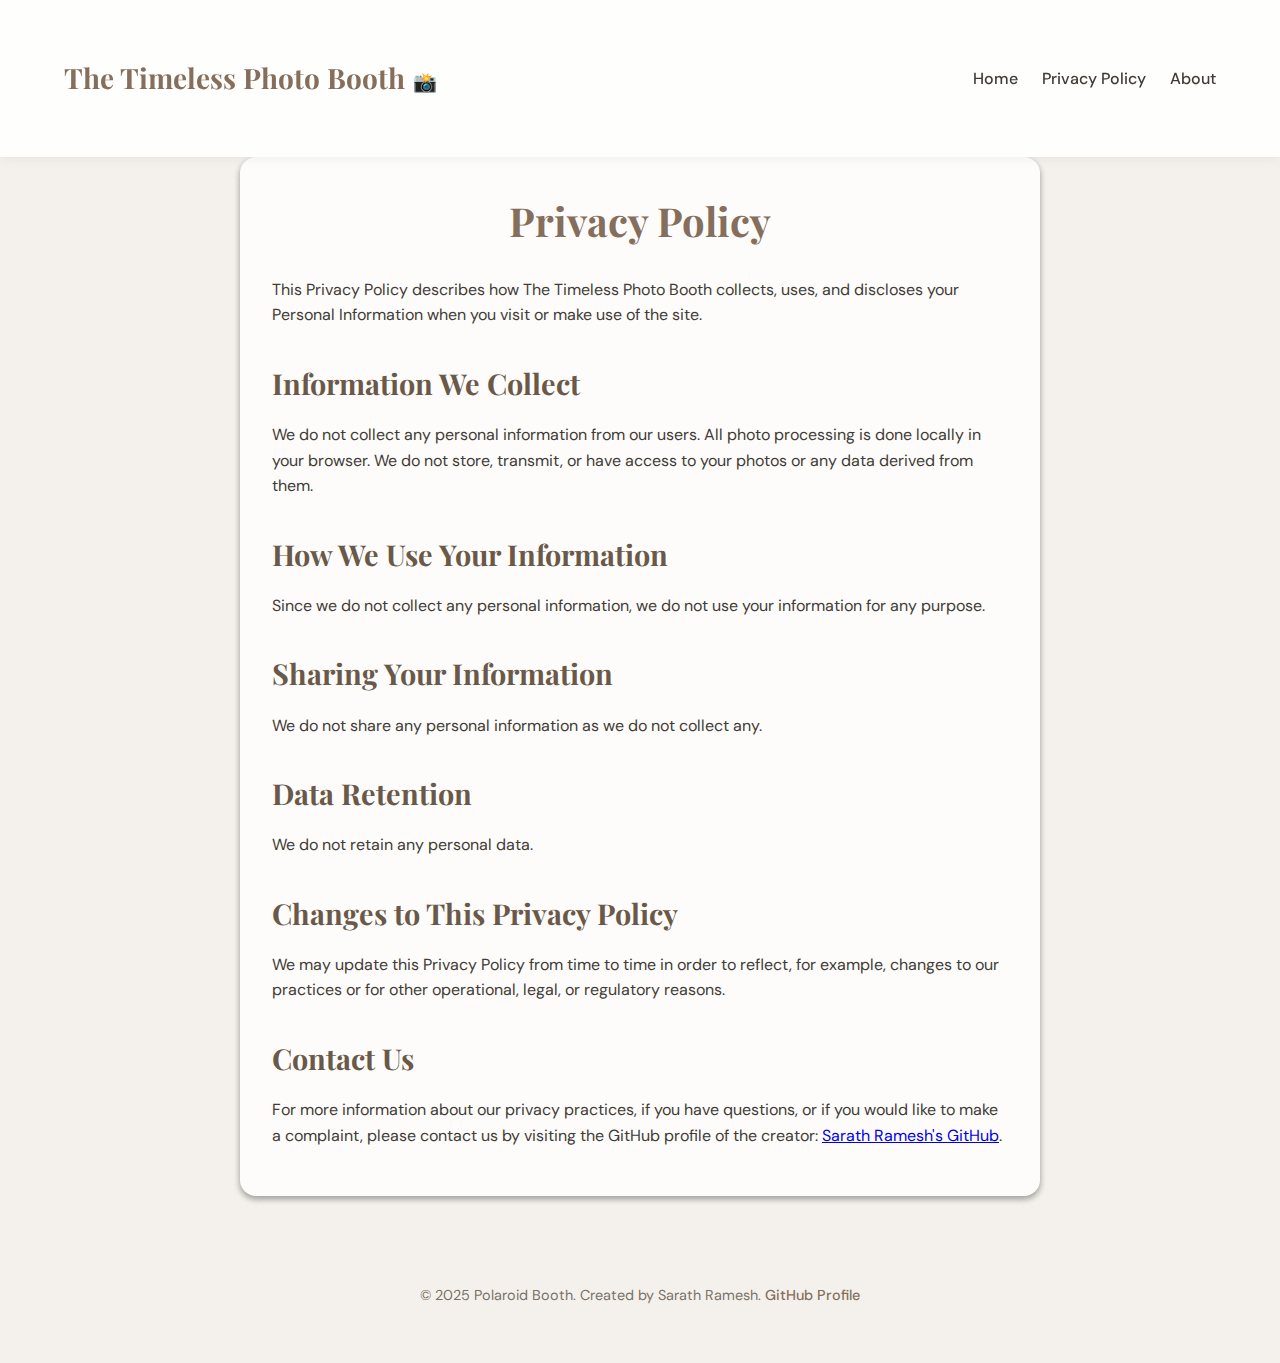
<file: privacy-policy.html>
<!DOCTYPE html>
<html lang="en">
<head>
    <meta charset="UTF-8">
    <meta name="viewport" content="width=device-width, initial-scale=1.0">
    <meta name="description" content="Privacy Policy for The Timeless Photo Booth.">
    <title>Privacy Policy - Polaroid Booth</title>

    <!-- Google Fonts -->
    <link rel="preconnect" href="https://fonts.googleapis.com">
    <link rel="preconnect" href="https://fonts.gstatic.com" crossorigin>
    <link href="https://fonts.googleapis.com/css2?family=Playfair+Display:wght@400;700;900&family=DM+Sans:wght@400;500;700&family=Caveat:wght@600;700&family=Patrick+Hand&family=Special+Elite&family=Rock+Salt&display=swap" rel="stylesheet">

    <style>
        :root {
            --font-sans: 'DM Sans', sans-serif;
            --font-display: 'Playfair Display', serif;
            --font-caveat: 'Caveat', cursive;
            --font-patrick-hand: 'Patrick Hand', cursive;
            --font-special-elite: 'Special Elite', cursive;
            --font-rock-salt: 'Rock Salt', cursive;
            --color-bg: #F4F1EC;
            --color-text: #413B35;
            --color-text-muted: #7A7269;
            --color-card-bg: #FDFCFB;
            --polaroid-bg: #FDFCFB;
            --color-border: #DED8CF;
            --color-input-bg: #FFFFFF;
            --color-primary: #856f5c;
            --color-primary-dark: #6a5949;
            --color-primary-text: #FFFFFF;
            --color-secondary: #EBE6DE;
            --color-secondary-text: #59514A;
            --color-accent: #D4A574;
            --shadow-color: 23deg 15% 55%;
            --shadow-light: 0 1px 3px rgba(0,0,0,0.08), 0 1px 2px rgba(0,0,0,0.12);
            --shadow-medium: 0 3px 6px rgba(0,0,0,0.16), 0 3px 6px rgba(0,0,0,0.23);
            --shadow-polaroid: 0 14px 28px rgba(0,0,0,0.25), 0 10px 10px rgba(0,0,0,0.22);
            --shadow-hero: 0 19px 38px rgba(0,0,0,0.30), 0 15px 12px rgba(0,0,0,0.22);
            --radius-small: 6px;
            --radius-medium: 12px;
            --radius-large: 16px;
            --gradient-hero: linear-gradient(135deg, var(--color-primary) 0%, var(--color-accent) 100%);
        }

        *, *::before, *::after { box-sizing: border-box; margin: 0; padding: 0; }

        body {
            font-family: var(--font-sans);
            background-color: var(--color-bg);
            color: var(--color-text);
            background-image: url('data:image/svg+xml,%3Csvg xmlns="http://www.w3.org/2000/svg" width="4" height="4" viewBox="0 0 4 4"%3E%3Cpath fill="%239C92AC" fill-opacity="0.01" d="M1 3h1v1H1V3zm2-2h1v1H3V1z"%3E%3C/path%3E%3C/svg%3E');
            line-height: 1.6;
            min-height: 100vh;
            -webkit-font-smoothing: antialiased;
            background-size: 8px 8px;
            background-position: center center;
        }

        .landing-nav {
            padding: 2rem 0;
            position: relative;
            z-index: 10;
            background-color: rgba(255, 255, 255, 0.9);
            box-shadow: 0 2px 10px rgba(0, 0, 0, 0.05);
            backdrop-filter: blur(5px);
        }

        .landing-nav .l-container {
            display: flex;
            justify-content: space-between;
            align-items: center;
        }

        .l-container { max-width: 1200px; margin: 0 auto; padding: 1.5rem; }

        .landing-logo {
            font-family: var(--font-display);
            font-size: 1.75rem;
            font-weight: 700;
            color: var(--color-primary);
            text-decoration: none;
            position: relative;
        }

        .landing-logo::after {
            content: '📸';
            margin-left: 0.5rem;
            font-size: 1.2rem;
        }

        .nav-links {
            list-style: none;
            display: flex;
            gap: 1.5rem;
        }

        .nav-links a {
            text-decoration: none;
            color: var(--color-text);
            font-weight: 500;
            transition: color 0.2s ease;
        }

        .nav-links a:hover {
            color: var(--color-primary);
        }

        .content-section {
            padding: 4rem 0;
            max-width: 800px;
            margin: 0 auto;
            background: var(--color-card-bg);
            border-radius: var(--radius-large);
            box-shadow: var(--shadow-medium);
            padding: 2rem;
            margin-bottom: 2rem;
        }

        .content-section h1 {
            font-family: var(--font-display);
            font-size: 2.5rem;
            margin-bottom: 1.5rem;
            color: var(--color-primary);
            text-align: center;
        }

        .content-section h2 {
            font-family: var(--font-display);
            font-size: 1.8rem;
            margin-top: 2rem;
            margin-bottom: 1rem;
            color: var(--color-primary-dark);
        }

        .content-section p {
            margin-bottom: 1rem;
            color: var(--color-text);
        }

        footer {
            padding: 2rem 0;
            text-align: center;
            color: var(--color-text-muted);
            font-size: 0.9rem;
        }

        footer a {
            color: var(--color-primary);
            text-decoration: none;
            font-weight: 500;
        }

        footer a:hover {
            text-decoration: underline;
        }

        @media (max-width: 768px) {
            .landing-nav .l-container {
                flex-direction: column;
                gap: 1rem;
            }

            .nav-links {
                flex-direction: column;
                align-items: center;
            }
        }
    </style>
</head>
<body>
    <div id="main-page" class="main-page">
        <nav class="landing-nav">
            <div class="l-container">
                <a href="landing.html" class="landing-logo">The Timeless Photo Booth</a>
                <ul class="nav-links">
                    <li><a href="landing.html">Home</a></li>
                    <li><a href="privacy-policy.html">Privacy Policy</a></li>
                    <li><a href="about.html">About</a></li>
                </ul>
            </div>
        </nav>

        <section class="content-section">
            <h1>Privacy Policy</h1>
            <p>This Privacy Policy describes how The Timeless Photo Booth collects, uses, and discloses your Personal Information when you visit or make use of the site.</p>

            <h2>Information We Collect</h2>
            <p>We do not collect any personal information from our users. All photo processing is done locally in your browser. We do not store, transmit, or have access to your photos or any data derived from them.</p>

            <h2>How We Use Your Information</h2>
            <p>Since we do not collect any personal information, we do not use your information for any purpose.</p>

            <h2>Sharing Your Information</h2>
            <p>We do not share any personal information as we do not collect any.</p>

            <h2>Data Retention</h2>
            <p>We do not retain any personal data.</p>

            <h2>Changes to This Privacy Policy</h2>
            <p>We may update this Privacy Policy from time to time in order to reflect, for example, changes to our practices or for other operational, legal, or regulatory reasons.</p>

            <h2>Contact Us</h2>
            <p>For more information about our privacy practices, if you have questions, or if you would like to make a complaint, please contact us by visiting the GitHub profile of the creator: <a href="https://github.com/sarathoff" target="_blank">Sarath Ramesh's GitHub</a>.</p>
        </section>

        <footer>
            <div class="l-container">
                <p>&copy; 2025 Polaroid Booth. Created by Sarath Ramesh. <a href="https://github.com/sarathoff" target="_blank">GitHub Profile</a></p>
            </div>
        </footer>
    </div>
</body>
</html>
</file>
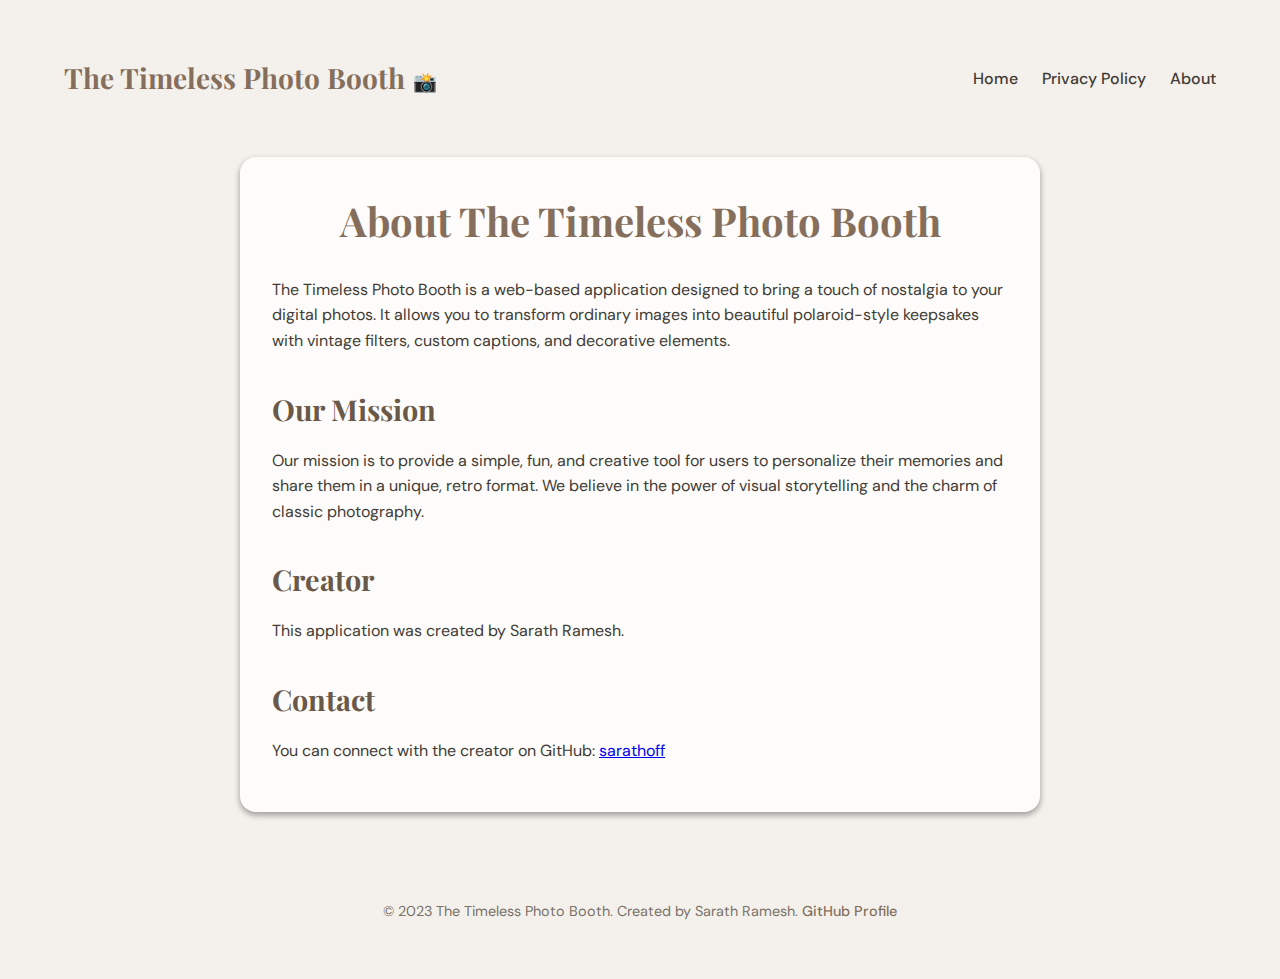
<file: public/about.html>
<!DOCTYPE html>
<html lang="en">
<head>
    <!-- Google tag (gtag.js) -->
<script async src="https://www.googletagmanager.com/gtag/js?id=G-R5GM0GFGRK"></script>
<script>
  window.dataLayer = window.dataLayer || [];
  function gtag(){dataLayer.push(arguments);}
  gtag('js', new Date());

  gtag('config', 'G-R5GM0GFGRK');
</script>
    <meta charset="UTF-8">
    <meta name="viewport" content="width=device-width, initial-scale=1.0">
    <meta name="description" content="About The Timeless Photo Booth.">
    <title>About - Polaroid Booth</title>

    <!-- Google Fonts -->
    <link rel="preconnect" href="https://fonts.googleapis.com">
    <link rel="preconnect" href="https://fonts.gstatic.com" crossorigin>
    <link href="https://fonts.googleapis.com/css2?family=Playfair+Display:wght@400;700;900&family=DM+Sans:wght@400;500;700&family=Caveat:wght@600;700&family=Patrick+Hand&family=Special+Elite&family=Rock+Salt&display=swap" rel="stylesheet">

    <style>
        :root {
            --font-sans: 'DM Sans', sans-serif;
            --font-display: 'Playfair Display', serif;
            --font-caveat: 'Caveat', cursive;
            --font-patrick-hand: 'Patrick Hand', cursive;
            --font-special-elite: 'Special Elite', cursive;
            --font-rock-salt: 'Rock Salt', cursive;
            --color-bg: #F4F1EC;
            --color-text: #413B35;
            --color-text-muted: #7A7269;
            --color-card-bg: #FDFCFB;
            --polaroid-bg: #FDFCFB;
            --color-border: #DED8CF;
            --color-input-bg: #FFFFFF;
            --color-primary: #856f5c;
            --color-primary-dark: #6a5949;
            --color-primary-text: #FFFFFF;
            --color-secondary: #EBE6DE;
            --color-secondary-text: #59514A;
            --color-accent: #D4A574;
            --shadow-color: 23deg 15% 55%;
            --shadow-light: 0 1px 3px rgba(0,0,0,0.08), 0 1px 2px rgba(0,0,0,0.12);
            --shadow-medium: 0 3px 6px rgba(0,0,0,0.16), 0 3px 6px rgba(0,0,0,0.23);
            --shadow-polaroid: 0 14px 28px rgba(0,0,0,0.25), 0 10px 10px rgba(0,0,0,0.22);
            --shadow-hero: 0 19px 38px rgba(0,0,0,0.30), 0 15px 12px rgba(0,0,0,0.22);
            --radius-small: 6px;
            --radius-medium: 12px;
            --radius-large: 16px;
            --gradient-hero: linear-gradient(135deg, var(--color-primary) 0%, var(--color-accent) 100%);
        }

        *, *::before, *::after { box-sizing: border-box; margin: 0; padding: 0; }

        body {
            font-family: var(--font-sans);
            background-color: var(--color-bg);
            color: var(--color-text);
            background-image: url('data:image/svg+xml,%3Csvg xmlns="http://www.w3.org/2000/svg" width="4" height="4" viewBox="0 0 4 4"%3E%3Cpath fill="%239C92AC" fill-opacity="0.01" d="M1 3h1v1H1V3zm2-2h1v1H3V1z"%3E%3C/path%3E%3C/svg%3E');
            line-height: 1.6;
            min-height: 100vh;
            -webkit-font-smoothing: antialiased;
            background-size: 8px 8px;
            background-position: center center;
        }

        .l-container { max-width: 1200px; margin: 0 auto; padding: 1.5rem; }

        .landing-nav {
            padding: 2rem 0;
            position: relative;
            z-index: 10;
        }

        .landing-nav .l-container {
            display: flex;
            justify-content: space-between;
            align-items: center;
        }

        .landing-logo {
            font-family: var(--font-display);
            font-size: 1.75rem;
            font-weight: 700;
            color: var(--color-primary);
            text-decoration: none;
            position: relative;
        }

        .landing-logo::after {
            content: '📸';
            margin-left: 0.5rem;
            font-size: 1.2rem;
        }

        .nav-links {
            list-style: none;
            display: flex;
            gap: 1.5rem;
        }

        .nav-links a {
            text-decoration: none;
            color: var(--color-text);
            font-weight: 500;
            transition: color 0.2s ease;
        }

        .nav-links a:hover {
            color: var(--color-primary);
        }

        .content-section {
            padding: 4rem 0;
            max-width: 800px;
            margin: 0 auto;
            background: var(--color-card-bg);
            border-radius: var(--radius-large);
            box-shadow: var(--shadow-medium);
            padding: 2rem;
            margin-bottom: 2rem;
        }

        .content-section h1 {
            font-family: var(--font-display);
            font-size: 2.5rem;
            margin-bottom: 1.5rem;
            color: var(--color-primary);
            text-align: center;
        }

        .content-section h2 {
            font-family: var(--font-display);
            font-size: 1.8rem;
            margin-top: 2rem;
            margin-bottom: 1rem;
            color: var(--color-primary-dark);
        }

        .content-section p {
            margin-bottom: 1rem;
            color: var(--color-text);
        }

        footer {
            padding: 2rem 0;
            text-align: center;
            color: var(--color-text-muted);
            font-size: 0.9rem;
        }

        footer a {
            color: var(--color-primary);
            text-decoration: none;
            font-weight: 500;
        }

        footer a:hover {
            text-decoration: underline;
        }

        @media (max-width: 768px) {
            .landing-nav .l-container {
                flex-direction: column;
                gap: 1rem;
            }

            .nav-links {
                flex-direction: column;
                align-items: center;
            }
        }
    </style>
</head>
<body>
    <div id="main-page" class="main-page">
        <nav class="landing-nav">
            <div class="l-container">
                <a href="landing.html" class="landing-logo">The Timeless Photo Booth</a>
                <ul class="nav-links">
                    <li><a href="landing.html">Home</a></li>
                    <li><a href="privacy-policy.html">Privacy Policy</a></li>
                    <li><a href="about.html">About</a></li>
                </ul>
            </div>
        </nav>

        <section class="content-section">
            <h1>About The Timeless Photo Booth</h1>
            <p>The Timeless Photo Booth is a web-based application designed to bring a touch of nostalgia to your digital photos. It allows you to transform ordinary images into beautiful polaroid-style keepsakes with vintage filters, custom captions, and decorative elements.</p>

            <h2>Our Mission</h2>
            <p>Our mission is to provide a simple, fun, and creative tool for users to personalize their memories and share them in a unique, retro format. We believe in the power of visual storytelling and the charm of classic photography.</p>

            <h2>Creator</h2>
            <p>This application was created by Sarath Ramesh.</p>

            <h2>Contact</h2>
            <p>You can connect with the creator on GitHub: <a href="https://github.com/sarathoff" target="_blank">sarathoff</a></p>
        </section>

        <footer>
            <div class="l-container">
                <p>&copy; 2023 The Timeless Photo Booth. Created by Sarath Ramesh. <a href="https://github.com/sarathoff" target="_blank">GitHub Profile</a></p>
            </div>
        </footer>
    </div>
</body>
</html>
</file>
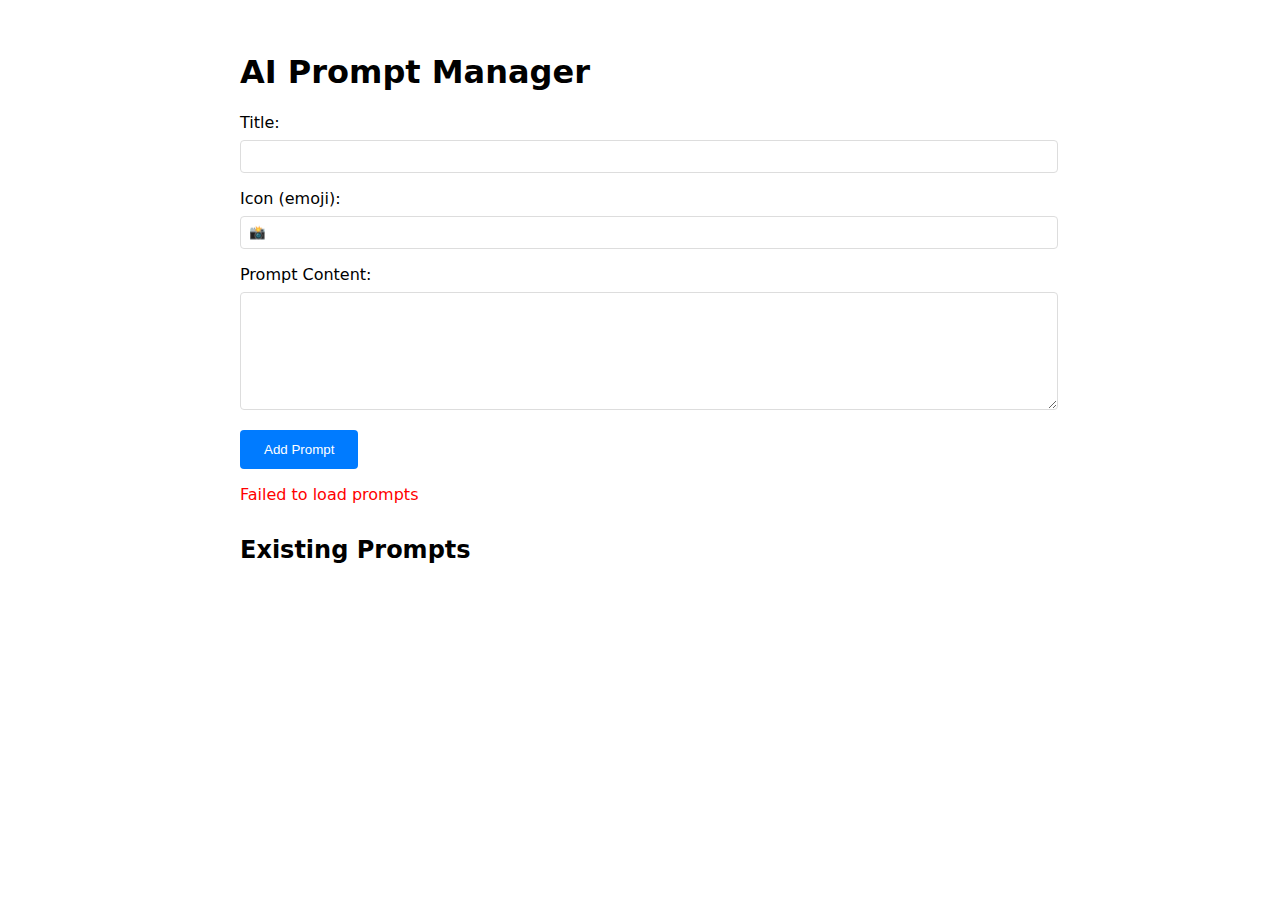
<file: public/admin.html>
<!DOCTYPE html>
<html lang="en">
<head>
    <meta charset="UTF-8">
    <meta name="viewport" content="width=device-width, initial-scale=1.0">
    <title>Admin - Prompt Manager</title>
    <style>
        body { font-family: system-ui, sans-serif; max-width: 800px; margin: 0 auto; padding: 2rem; }
        .form-group { margin-bottom: 1rem; }
        label { display: block; margin-bottom: 0.5rem; font-weight: 500; }
        input, textarea { width: 100%; padding: 0.5rem; border: 1px solid #ddd; border-radius: 4px; }
        textarea { height: 100px; resize: vertical; }
        button { background: #007bff; color: white; border: none; padding: 0.75rem 1.5rem; border-radius: 4px; cursor: pointer; }
        button:hover { background: #0056b3; }
        .prompt-list { margin-top: 2rem; }
        .prompt-item { border: 1px solid #ddd; padding: 1rem; margin-bottom: 1rem; border-radius: 4px; }
        .success { color: green; margin: 1rem 0; }
        .error { color: red; margin: 1rem 0; }
    </style>
</head>
<body>
    <h1>AI Prompt Manager</h1>
    
    <form id="promptForm">
        <div class="form-group">
            <label for="title">Title:</label>
            <input type="text" id="title" required>
        </div>
        <div class="form-group">
            <label for="icon">Icon (emoji):</label>
            <input type="text" id="icon" placeholder="📸">
        </div>
        <div class="form-group">
            <label for="content">Prompt Content:</label>
            <textarea id="content" required></textarea>
        </div>
        <button type="submit">Add Prompt</button>
    </form>

    <div id="message"></div>

    <div class="prompt-list">
        <h2>Existing Prompts</h2>
        <div id="promptsList"></div>
    </div>

    <script>
        const SUPABASE_URL = 'https://pneybqcjgjqlrvpwpmpq.supabase.co';
        const SUPABASE_KEY = 'eyJhbGciOiJIUzI1NiIsInR5cCI6IkpXVCJ9.eyJpc3MiOiJzdXBhYmFzZSIsInJlZiI6InBuZXlicWNqZ2pxbHJ2cHdwbXBxIiwicm9sZSI6ImFub24iLCJpYXQiOjE3NTc4NDIzMjcsImV4cCI6MjA3MzQxODMyN30.FwAHPNYBDzCeAC84KPWjXw8S5626sILMAeG1L-7JyLk';

        async function loadPrompts() {
            try {
                const response = await fetch(`${SUPABASE_URL}/rest/v1/prompts?select=*`, {
                    headers: {
                        'apikey': SUPABASE_KEY,
                        'Authorization': `Bearer ${SUPABASE_KEY}`
                    }
                });
                const prompts = await response.json();
                
                document.getElementById('promptsList').innerHTML = prompts.map(prompt => 
                    `<div class="prompt-item">
                        <h3>${prompt.icon} ${prompt.title}</h3>
                        <p>${prompt.content}</p>
                        <button onclick="deletePrompt(${prompt.id})">Delete</button>
                    </div>`
                ).join('');
            } catch (error) {
                showMessage('Failed to load prompts', 'error');
            }
        }

        async function addPrompt(title, icon, content) {
            try {
                const response = await fetch(`${SUPABASE_URL}/rest/v1/prompts`, {
                    method: 'POST',
                    headers: {
                        'apikey': SUPABASE_KEY,
                        'Authorization': `Bearer ${SUPABASE_KEY}`,
                        'Content-Type': 'application/json'
                    },
                    body: JSON.stringify({ title, icon, content })
                });
                
                if (response.ok) {
                    showMessage('Prompt added successfully!', 'success');
                    document.getElementById('promptForm').reset();
                    loadPrompts();
                } else {
                    showMessage('Failed to add prompt', 'error');
                }
            } catch (error) {
                showMessage('Error: ' + error.message, 'error');
            }
        }

        async function deletePrompt(id) {
            if (!confirm('Delete this prompt?')) return;
            
            try {
                const response = await fetch(`${SUPABASE_URL}/rest/v1/prompts?id=eq.${id}`, {
                    method: 'DELETE',
                    headers: {
                        'apikey': SUPABASE_KEY,
                        'Authorization': `Bearer ${SUPABASE_KEY}`
                    }
                });
                
                if (response.ok) {
                    showMessage('Prompt deleted!', 'success');
                    loadPrompts();
                } else {
                    showMessage('Failed to delete prompt', 'error');
                }
            } catch (error) {
                showMessage('Error: ' + error.message, 'error');
            }
        }

        function showMessage(text, type) {
            const msg = document.getElementById('message');
            msg.textContent = text;
            msg.className = type;
            setTimeout(() => msg.textContent = '', 3000);
        }

        document.getElementById('promptForm').addEventListener('submit', (e) => {
            e.preventDefault();
            const title = document.getElementById('title').value;
            const icon = document.getElementById('icon').value;
            const content = document.getElementById('content').value;
            addPrompt(title, icon, content);
        });

        loadPrompts();
    </script>
</body>
</html>
</file>
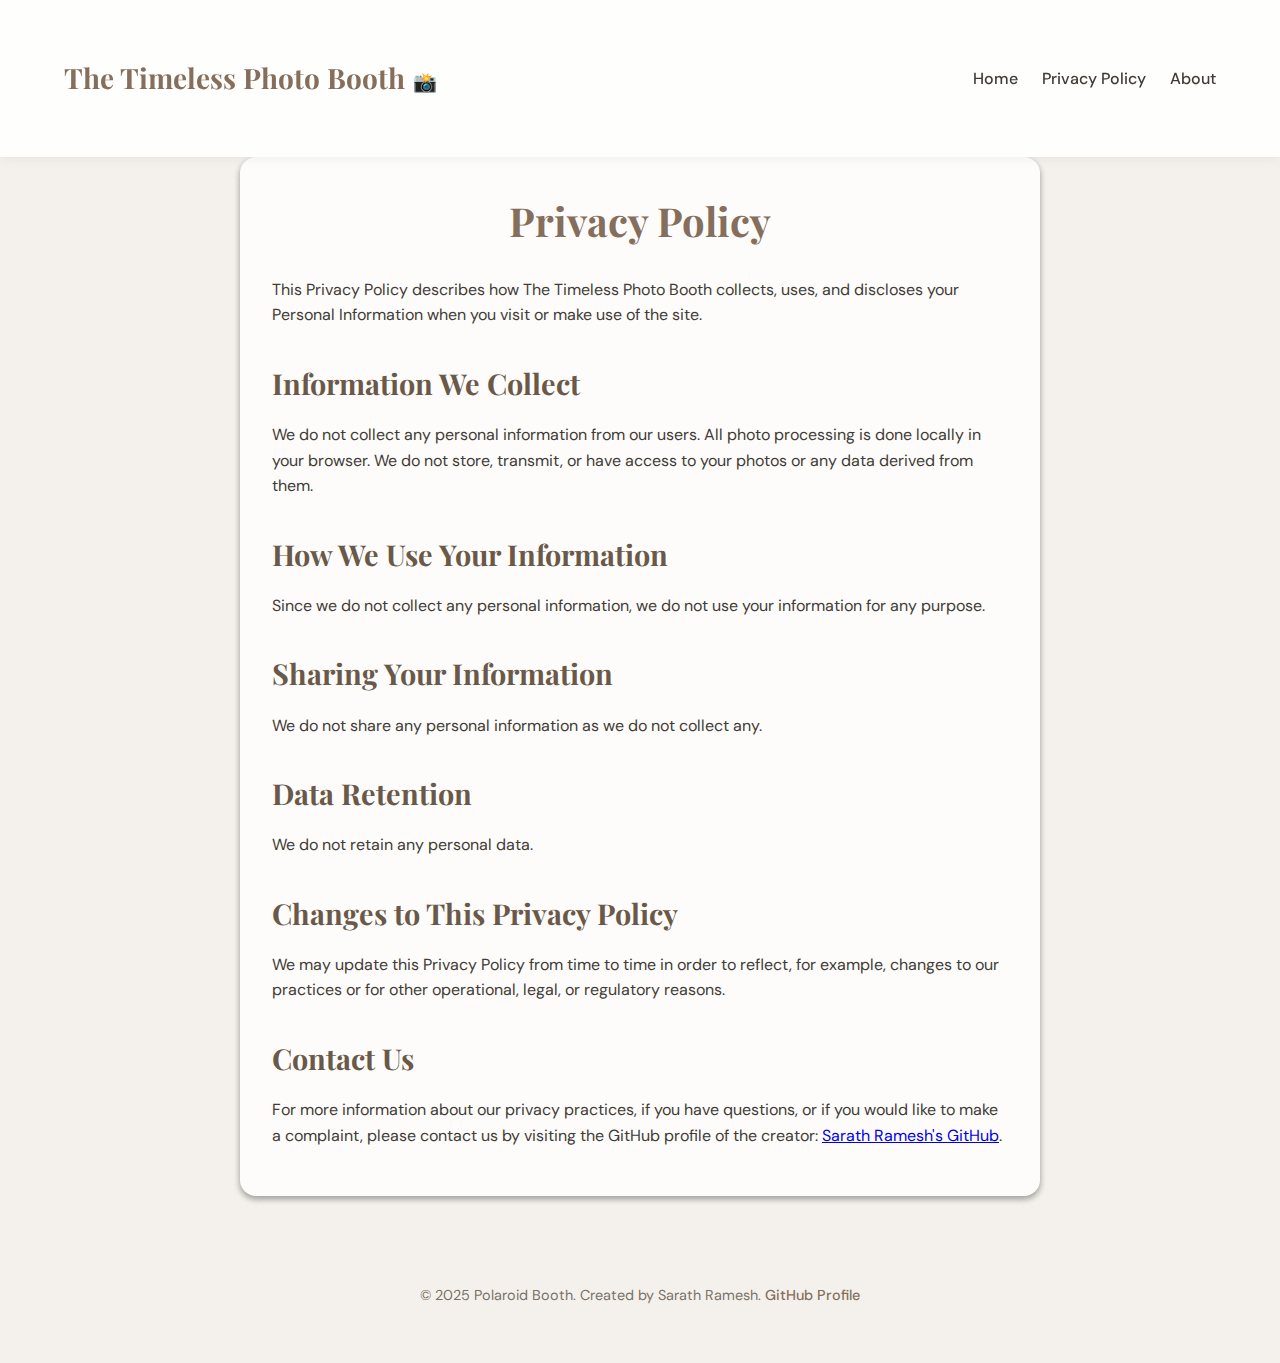
<file: public/privacy-policy.html>
<!DOCTYPE html>
<html lang="en">
<head>
    <!-- Google tag (gtag.js) -->
<script async src="https://www.googletagmanager.com/gtag/js?id=G-R5GM0GFGRK"></script>
<script>
  window.dataLayer = window.dataLayer || [];
  function gtag(){dataLayer.push(arguments);}
  gtag('js', new Date());

  gtag('config', 'G-R5GM0GFGRK');
</script>
    <meta charset="UTF-8">
    <meta name="viewport" content="width=device-width, initial-scale=1.0">
    <meta name="description" content="Privacy Policy for The Timeless Photo Booth.">
    <title>Privacy Policy - Polaroid Booth</title>

    <!-- Google Fonts -->
    <link rel="preconnect" href="https://fonts.googleapis.com">
    <link rel="preconnect" href="https://fonts.gstatic.com" crossorigin>
    <link href="https://fonts.googleapis.com/css2?family=Playfair+Display:wght@400;700;900&family=DM+Sans:wght@400;500;700&family=Caveat:wght@600;700&family=Patrick+Hand&family=Special+Elite&family=Rock+Salt&display=swap" rel="stylesheet">

    <style>
        :root {
            --font-sans: 'DM Sans', sans-serif;
            --font-display: 'Playfair Display', serif;
            --font-caveat: 'Caveat', cursive;
            --font-patrick-hand: 'Patrick Hand', cursive;
            --font-special-elite: 'Special Elite', cursive;
            --font-rock-salt: 'Rock Salt', cursive;
            --color-bg: #F4F1EC;
            --color-text: #413B35;
            --color-text-muted: #7A7269;
            --color-card-bg: #FDFCFB;
            --polaroid-bg: #FDFCFB;
            --color-border: #DED8CF;
            --color-input-bg: #FFFFFF;
            --color-primary: #856f5c;
            --color-primary-dark: #6a5949;
            --color-primary-text: #FFFFFF;
            --color-secondary: #EBE6DE;
            --color-secondary-text: #59514A;
            --color-accent: #D4A574;
            --shadow-color: 23deg 15% 55%;
            --shadow-light: 0 1px 3px rgba(0,0,0,0.08), 0 1px 2px rgba(0,0,0,0.12);
            --shadow-medium: 0 3px 6px rgba(0,0,0,0.16), 0 3px 6px rgba(0,0,0,0.23);
            --shadow-polaroid: 0 14px 28px rgba(0,0,0,0.25), 0 10px 10px rgba(0,0,0,0.22);
            --shadow-hero: 0 19px 38px rgba(0,0,0,0.30), 0 15px 12px rgba(0,0,0,0.22);
            --radius-small: 6px;
            --radius-medium: 12px;
            --radius-large: 16px;
            --gradient-hero: linear-gradient(135deg, var(--color-primary) 0%, var(--color-accent) 100%);
        }

        *, *::before, *::after { box-sizing: border-box; margin: 0; padding: 0; }

        body {
            font-family: var(--font-sans);
            background-color: var(--color-bg);
            color: var(--color-text);
            background-image: url('data:image/svg+xml,%3Csvg xmlns="http://www.w3.org/2000/svg" width="4" height="4" viewBox="0 0 4 4"%3E%3Cpath fill="%239C92AC" fill-opacity="0.01" d="M1 3h1v1H1V3zm2-2h1v1H3V1z"%3E%3C/path%3E%3C/svg%3E');
            line-height: 1.6;
            min-height: 100vh;
            -webkit-font-smoothing: antialiased;
            background-size: 8px 8px;
            background-position: center center;
        }

        .landing-nav {
            padding: 2rem 0;
            position: relative;
            z-index: 10;
            background-color: rgba(255, 255, 255, 0.9);
            box-shadow: 0 2px 10px rgba(0, 0, 0, 0.05);
            backdrop-filter: blur(5px);
        }

        .landing-nav .l-container {
            display: flex;
            justify-content: space-between;
            align-items: center;
        }

        .l-container { max-width: 1200px; margin: 0 auto; padding: 1.5rem; }

        .landing-logo {
            font-family: var(--font-display);
            font-size: 1.75rem;
            font-weight: 700;
            color: var(--color-primary);
            text-decoration: none;
            position: relative;
        }

        .landing-logo::after {
            content: '📸';
            margin-left: 0.5rem;
            font-size: 1.2rem;
        }

        .nav-links {
            list-style: none;
            display: flex;
            gap: 1.5rem;
        }

        .nav-links a {
            text-decoration: none;
            color: var(--color-text);
            font-weight: 500;
            transition: color 0.2s ease;
        }

        .nav-links a:hover {
            color: var(--color-primary);
        }

        .content-section {
            padding: 4rem 0;
            max-width: 800px;
            margin: 0 auto;
            background: var(--color-card-bg);
            border-radius: var(--radius-large);
            box-shadow: var(--shadow-medium);
            padding: 2rem;
            margin-bottom: 2rem;
        }

        .content-section h1 {
            font-family: var(--font-display);
            font-size: 2.5rem;
            margin-bottom: 1.5rem;
            color: var(--color-primary);
            text-align: center;
        }

        .content-section h2 {
            font-family: var(--font-display);
            font-size: 1.8rem;
            margin-top: 2rem;
            margin-bottom: 1rem;
            color: var(--color-primary-dark);
        }

        .content-section p {
            margin-bottom: 1rem;
            color: var(--color-text);
        }

        footer {
            padding: 2rem 0;
            text-align: center;
            color: var(--color-text-muted);
            font-size: 0.9rem;
        }

        footer a {
            color: var(--color-primary);
            text-decoration: none;
            font-weight: 500;
        }

        footer a:hover {
            text-decoration: underline;
        }

        @media (max-width: 768px) {
            .landing-nav .l-container {
                flex-direction: column;
                gap: 1rem;
            }

            .nav-links {
                flex-direction: column;
                align-items: center;
            }
        }
    </style>
</head>
<body>
    <div id="main-page" class="main-page">
        <nav class="landing-nav">
            <div class="l-container">
                <a href="landing.html" class="landing-logo">The Timeless Photo Booth</a>
                <ul class="nav-links">
                    <li><a href="landing.html">Home</a></li>
                    <li><a href="privacy-policy.html">Privacy Policy</a></li>
                    <li><a href="about.html">About</a></li>
                </ul>
            </div>
        </nav>

        <section class="content-section">
            <h1>Privacy Policy</h1>
            <p>This Privacy Policy describes how The Timeless Photo Booth collects, uses, and discloses your Personal Information when you visit or make use of the site.</p>

            <h2>Information We Collect</h2>
            <p>We do not collect any personal information from our users. All photo processing is done locally in your browser. We do not store, transmit, or have access to your photos or any data derived from them.</p>

            <h2>How We Use Your Information</h2>
            <p>Since we do not collect any personal information, we do not use your information for any purpose.</p>

            <h2>Sharing Your Information</h2>
            <p>We do not share any personal information as we do not collect any.</p>

            <h2>Data Retention</h2>
            <p>We do not retain any personal data.</p>

            <h2>Changes to This Privacy Policy</h2>
            <p>We may update this Privacy Policy from time to time in order to reflect, for example, changes to our practices or for other operational, legal, or regulatory reasons.</p>

            <h2>Contact Us</h2>
            <p>For more information about our privacy practices, if you have questions, or if you would like to make a complaint, please contact us by visiting the GitHub profile of the creator: <a href="https://github.com/sarathoff" target="_blank">Sarath Ramesh's GitHub</a>.</p>
        </section>

        <footer>
            <div class="l-container">
                <p>&copy; 2025 Polaroid Booth. Created by Sarath Ramesh. <a href="https://github.com/sarathoff" target="_blank">GitHub Profile</a></p>
            </div>
        </footer>
    </div>
</body>
</html>
</file>
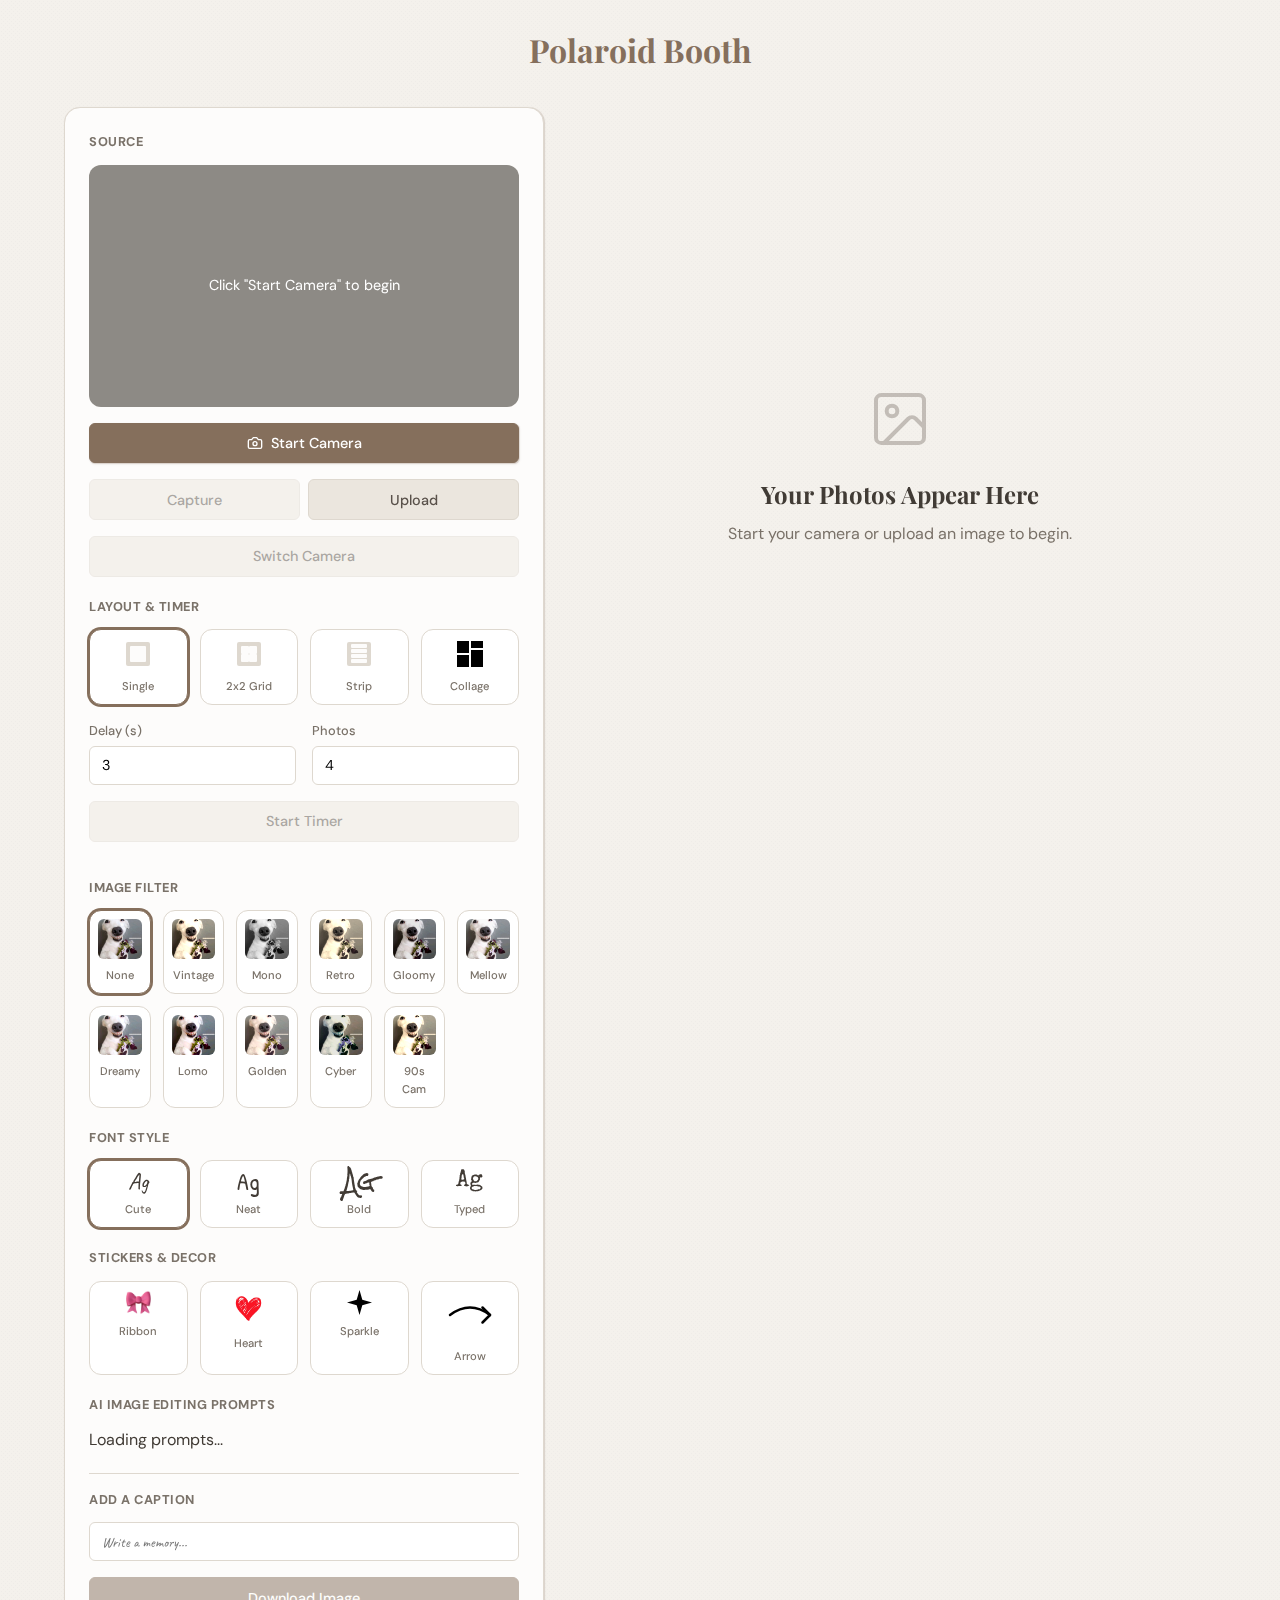
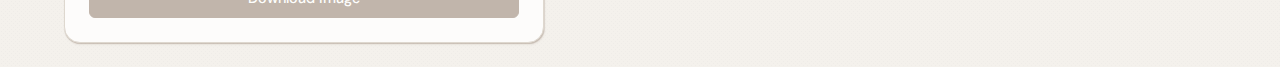
<file: public/tool.html>
<!DOCTYPE html>
<html lang="en">
<head>
    
<script async src="https://www.googletagmanager.com/gtag/js?id=G-R5GM0GFGRK"></script>
<script>
  window.dataLayer = window.dataLayer || [];
  function gtag(){dataLayer.push(arguments);}
  gtag('js', new Date());

  gtag('config', 'G-R5GM0GFGRK');
</script>
    <meta charset="UTF-8">
    <meta name="viewport" content="width=device-width, initial-scale=1.0">
    <meta name="description" content="Create nostalgic polaroid photos with filters, decorations, and captions in your browser.">
    <title>Polaroid Booth</title>

    <!-- Google Fonts (Updated to include new fonts) -->
    <link rel="preconnect" href="https://fonts.googleapis.com">
    <link rel="preconnect" href="https://fonts.gstatic.com" crossorigin>
    <link href="https://fonts.googleapis.com/css2?family=Playfair+Display:wght@700&family=DM+Sans:wght@400;500;700&family=Caveat:wght@600;700&family=Patrick+Hand&family=Special+Elite&family=Rock+Salt&display=swap" rel="stylesheet">

    <style>
        :root {
            --font-sans: 'DM Sans', sans-serif;
            --font-display: 'Playfair Display', serif;
            --font-caveat: 'Caveat', cursive;
            --font-patrick-hand: 'Patrick Hand', cursive;
            --font-special-elite: 'Special Elite', cursive;
            --font-rock-salt: 'Rock Salt', cursive;
            --color-bg: #F4F1EC;
            --color-text: #413B35;
            --color-text-muted: #7A7269;
            --color-card-bg: #FDFCFB;
            --polaroid-bg: #FDFCFB; /* For JS access */
            --color-border: #DED8CF;
            --color-input-bg: #FFFFFF;
            --color-primary: #856f5c;
            --color-primary-dark: #6a5949;
            --color-primary-text: #FFFFFF;
            --color-secondary: #EBE6DE;
            --color-secondary-text: #59514A;
            --shadow-color: 23deg 15% 55%;
            --shadow-light: 0.3px 0.5px 0.7px hsl(var(--shadow-color) / 0.22), 0.4px 0.8px 1px -0.8px hsl(var(--shadow-color) / 0.22), 1px 2px 2.5px -1.7px hsl(var(--shadow-color) / 0.22);
            --shadow-medium: 0.3px 0.5px 0.7px hsl(var(--shadow-color) / 0.2), 0.8px 1.6px 2px -0.6px hsl(var(--shadow-color) / 0.2), 2.1px 4.1px 5.2px -1.1px hsl(var(--shadow-color) / 0.2), 5px 10px 12.6px -1.7px hsl(var(--shadow-color) / 0.2);
            --shadow-polaroid: 0 10px 20px rgba(60, 60, 80, 0.1), 0 3px 6px rgba(0, 0, 0, 0.08);
            --radius-small: 6px;
            --radius-medium: 12px;
            --radius-large: 16px;
        }

        *, *::before, *::after { box-sizing: border-box; margin: 0; padding: 0; }

        body {
            font-family: var(--font-sans);
            background-color: var(--color-bg);
            color: var(--color-text);
            background-image: url('data:image/svg+xml,%3Csvg xmlns="http://www.w3.org/2000/svg" width="4" height="4" viewBox="0 0 4 4"%3E%3Cpath fill="%239C92AC" fill-opacity="0.06" d="M1 3h1v1H1V3zm2-2h1v1H3V1z"%3E%3C/path%3E%3C/svg%3E');
            line-height: 1.6;
            min-height: 100vh;
            -webkit-font-smoothing: antialiased;
        }

        .l-container { max-width: 1200px; margin: 0 auto; padding: 1.5rem; }
        .header { text-align: center; margin-bottom: 2rem; }
        .header__logo { font-family: var(--font-display); font-size: 2rem; font-weight: 700; color: var(--color-primary); text-decoration: none; }

        main {
            display: grid;
            grid-template-columns: 480px 1fr;
            gap: 2.5rem;
            align-items: flex-start;
        }

        .controls-panel { position: sticky; top: 1.5rem; }
        .preview-area { position: relative; min-height: 80vh; display: flex; align-items: center; justify-content: center; }

        .c-btn {
            display: inline-flex; align-items: center; justify-content: center; gap: 0.5rem;
            padding: 0.65rem 1rem; font-family: var(--font-sans); font-weight: 500;
            font-size: 0.9rem; border-radius: var(--radius-small); border: 1px solid transparent;
            cursor: pointer; transition: all 0.2s ease-out; white-space: nowrap;
        }
        .c-btn:disabled { opacity: 0.5; cursor: not-allowed; transform: none !important; box-shadow: none !important; }
        .c-btn--primary { background-color: var(--color-primary); color: var(--color-primary-text); border-color: var(--color-primary); box-shadow: var(--shadow-light); }
        .c-btn--primary:not(:disabled):hover, .c-btn--primary:not(:disabled):focus { background-color: var(--color-primary-dark); transform: translateY(-2px); box-shadow: var(--shadow-medium); }
        .c-btn--secondary { background-color: var(--color-secondary); color: var(--color-secondary-text); border-color: var(--color-border); }
        .c-btn--secondary:not(:disabled):hover, .c-btn--secondary:not(:disabled):focus { background-color: #e0d9cf; border-color: #cec5b9; }
        .c-btn svg { width: 16px; height: 16px; }

        .c-card {
            background-color: var(--color-card-bg); border: 1px solid var(--color-border);
            border-radius: var(--radius-large); padding: 1.5rem; box-shadow: var(--shadow-light);
            display: flex; flex-direction: column; gap: 1.25rem;
        }
        .c-card__section { display: flex; flex-direction: column; gap: 1rem; }
        .c-card__section-title { font-size: 0.8rem; font-weight: 700; color: var(--color-text-muted); margin-bottom: -0.25rem; text-transform: uppercase; letter-spacing: 0.5px; }
        
        .c-video-container { position: relative; aspect-ratio: 16 / 9; border-radius: var(--radius-medium); overflow: hidden; background-color: var(--color-secondary); }
        #videoElement { width: 100%; height: 100%; object-fit: cover; transform: scaleX(-1); }
        #cameraOverlay { position: absolute; inset: 0; display: flex; flex-direction: column; align-items: center; justify-content: center; background: rgba(0,0,0,0.4); color: white; font-size: 0.9rem; text-align: center; padding: 1rem; gap: 1rem; }

        .c-option-grid { display: grid; grid-template-columns: repeat(auto-fit, minmax(60px, 1fr)); gap: 0.75rem; }
        .grid-option {
            display: flex; flex-direction: column; align-items: center; gap: 0.5rem; padding: 0.5rem;
            border: 2px solid transparent; border-radius: var(--radius-medium); background-color: var(--color-input-bg);
            cursor: pointer; transition: all 0.2s; border: 1px solid var(--color-border); text-align: center;
        }
        .grid-option:hover { border-color: var(--color-primary); transform: translateY(-2px); }
        .grid-option.active { border-color: var(--color-primary); box-shadow: 0 0 0 2px var(--color-primary); }
        .option-name { font-size: 0.7rem; font-weight: 500; color: var(--color-text-muted); }

        .layout-icon {
            width: 32px;
            height: 32px;
            object-fit: contain;
        }

        .filter-preview { width: 100%; height: 40px; border-radius: var(--radius-small); background-size: cover; background-position: center; }
        .font-preview { font-size: 1.5rem; line-height: 1; }
        .font-Caveat { font-family: var(--font-caveat); }
        .font-Patrick-Hand { font-family: var(--font-patrick-hand); }
        .font-Special-Elite { font-family: var(--font-special-elite); }
        .font-Rock-Salt { font-family: var(--font-rock-salt); }
        .decoration-preview { width: 40px; height: 40px; background-size: contain; background-repeat: no-repeat; background-position: center; }

        .c-input-group { display: flex; flex-direction: column; gap: 0.25rem; }
        .c-label { font-size: 0.8rem; font-weight: 500; color: var(--color-text-muted); }
        .c-input {
            width: 100%; padding: 0.6rem 0.75rem; border-radius: var(--radius-small); border: 1px solid var(--color-border);
            background-color: var(--color-input-bg); font-family: var(--font-sans); font-size: 0.9rem;
            transition: border-color 0.2s, box-shadow 0.2s;
        }
        .c-input:focus { outline: none; border-color: var(--color-primary); box-shadow: 0 0 0 2px color-mix(in srgb, var(--color-primary) 30%, transparent); }

        #emptyState { text-align: center; color: var(--color-text-muted); }
        #emptyState svg { width: 4rem; height: 4rem; margin: 0 auto 1rem; opacity: 0.4; }
        #emptyState h3 { font-family: var(--font-display); font-size: 1.5rem; margin-bottom: 0.5rem; color: var(--color-text); }
        
        /* Preview Area Styles */
        .polaroid-output-area, .polaroid-grid-wrapper { perspective: 1500px; }
        .polaroid {
            background: var(--polaroid-bg); border-radius: 4px; box-shadow: var(--shadow-polaroid);
            transition: transform 0.4s ease, box-shadow 0.4s ease; position: relative;
        }
        .polaroid-image-wrapper { background-color: #e0e5f1; aspect-ratio: 1/1; overflow: hidden; }
        .polaroid-image { display: block; width: 100%; height: 100%; object-fit: cover; }
        .polaroid-text { text-align: center; padding: 0.5rem; color: #444; overflow-wrap: break-word; }
        
        .polaroid-output-area { width: 350px; }
        #polaroid-single { padding: 1rem 1rem 4rem; transform: rotate(-2deg); }
        #polaroid-single .polaroid-image-wrapper { margin-bottom: 1.25rem; }
        #polaroid-single .polaroid-text { font-size: 1.5rem; }

        .polaroid-grid-wrapper { display: grid; max-width: 550px; gap: 1.5rem; }
        .polaroid-grid-wrapper.grid-2x2 { grid-template-columns: 1fr 1fr; }
        .polaroid-grid-wrapper.grid-strip, .polaroid-grid-wrapper.grid-4x1 { grid-template-columns: 1fr; max-width: 250px; }
        .polaroid-grid-wrapper .polaroid { width: 100%; padding: 0.75rem 0.75rem 2.5rem; }
        .polaroid-grid-wrapper .polaroid:nth-child(odd) { transform: rotate(-2.5deg); }
        .polaroid-grid-wrapper .polaroid:nth-child(even) { transform: rotate(2.5deg); }
        .polaroid-grid-wrapper .polaroid-image-wrapper { margin-bottom: 0.75rem; }
        .polaroid-grid-wrapper .polaroid-text { font-size: 1.2rem; }

        .polaroid-grid-wrapper.collage {
            grid-template-columns: repeat(2, 1fr);
            grid-template-rows: repeat(2, 1fr);
            max-width: 450px;
        }
        .polaroid-grid-wrapper.collage .polaroid:nth-child(1) { grid-column: 1 / -1; }
        .polaroid-grid-wrapper.collage .polaroid { transform: none !important; }


        .decoration { position: absolute; background-size: contain; background-repeat: no-repeat; pointer-events: none; z-index: 10; }
        .deco-ribbon-decoration { top: 0; left: 0; }
        .deco-heart-decoration { top: 0; right: 0; }

        .filter-vintage { filter: sepia(0.35) contrast(1.1) brightness(1.05) saturate(1.2); }
        .filter-mono { filter: grayscale(1); }
        .filter-retro { filter: sepia(0.6) contrast(0.9) brightness(1.1); }
        .filter-gloomy { filter: contrast(1.2) brightness(0.9) saturate(0.8); }
        .filter-mellow { filter: brightness(1.1) contrast(0.95) saturate(0.9); }
        .filter-dreamy { filter: saturate(1.4) contrast(0.9) brightness(1.1) blur(0.5px); }
        .filter-lomo { filter: saturate(1.5) contrast(1.2); }

        .hidden { display: none !important; }
        canvas#canvas { display: none; }

        /* Overlays & Effects */
        .flash-effect { position: fixed; inset: 0; background: white; opacity: 0; pointer-events: none; z-index: 9999; }
        .flash-effect.active { animation: flash 0.5s ease-out; }
        @keyframes flash { 0% { opacity: 0; } 50% { opacity: 1; } 100% { opacity: 0; } }

        #countdownOverlay {
            position: fixed; inset: 0; background: rgba(0,0,0,0.7); display: flex; align-items: center; justify-content: center;
            z-index: 10000; opacity: 0; pointer-events: none; transition: opacity 0.3s ease; backdrop-filter: blur(4px);
        }
        #countdownOverlay.is-active { opacity: 1; pointer-events: all; }
        #countdownNumber {
            font-family: var(--font-display); font-size: 10rem; font-weight: 700; color: white;
            text-shadow: 0 4px 20px rgba(0,0,0,0.5); transform-origin: center;
        }

        /* Download Button Spinner */
        .spinner {
            width: 18px; height: 18px; border: 2px solid rgba(255,255,255,0.3);
            border-top-color: var(--color-primary-text); border-radius: 50%;
            animation: spin 1s linear infinite;
        }
        @keyframes spin { to { transform: rotate(360deg); } }

        @media (max-width: 992px) {
            main { grid-template-columns: 1fr; }
            .controls-panel { position: static; max-width: 500px; margin: 0 auto; }
            .preview-area { min-height: auto; padding-top: 2rem; }
        }
        /* AI Prompts Styles */
        .prompt-options {
            display: grid;
            grid-template-columns: 1fr;
            gap: 0.5rem;
        }
        .prompt-btn {
            justify-content: flex-start;
            font-size: 0.85rem;
        }
        .prompt-display {
            margin-top: 1rem;
            padding-top: 1rem;
            border-top: 1px solid var(--color-border);
        }
        .prompt-display textarea {
            resize: none;
            margin-bottom: 0.75rem;
        }

        @media (max-width: 480px) {
            .polaroid-output-area, .polaroid-grid-wrapper { width: 100%; max-width: 100%; }
            .polaroid-grid-wrapper.grid-2x2 { grid-template-columns: 1fr; }
        }
    </style>
</head>
<body>
    <!-- Overlays -->
    <div id="flashEffect" class="flash-effect"></div>
    <div id="countdownOverlay" aria-live="polite">
        <div id="countdownNumber"></div>
    </div>

    <div class="l-container">
        <header class="header">
            <a href="landing.html" class="header__logo" aria-label="The Timeless Photo Booth Home">Polaroid Booth</a>
        </header>

        <main>
            <!-- CONTROLS PANEL -->
            <aside class="controls-panel">
                <div class="c-card">
                    <!-- 1. CAMERA & CAPTURE -->
                    <div class="c-card__section">
                        <div class="c-card__section-title">Source</div>
                        <div class="c-video-container">
                            <video id="videoElement" autoplay muted playsinline aria-label="Live camera feed"></video>
                            <div id="cameraOverlay" role="alert">Click "Start Camera" to begin</div>
                        </div>
                        <button class="c-btn c-btn--primary" id="startCameraBtn">
                            <svg xmlns="http://www.w3.org/2000/svg" width="24" height="24" viewBox="0 0 24 24" fill="none" stroke="currentColor" stroke-width="2" stroke-linecap="round" stroke-linejoin="round"><path d="M14.5 4h-5L7 7H4a2 2 0 0 0-2 2v9a2 2 0 0 0 2 2h16a2 2 0 0 0 2-2V9a2 2 0 0 0-2-2h-3l-2.5-3z"/><circle cx="12" cy="13" r="3"/></svg>
                            Start Camera
                        </button>
                        <div style="display: grid; grid-template-columns: 1fr 1fr; gap: 0.5rem;">
                            <button class="c-btn c-btn--secondary" id="captureBtn" disabled>Capture</button>
                            <button class="c-btn c-btn--secondary" id="uploadBtn">Upload</button>
                        </div>
                        <input type="file" id="fileInput" accept="image/*" class="hidden">
                        <button class="c-btn c-btn--secondary" id="switchCameraBtn" disabled>Switch Camera</button>
                    </div>

                    <!-- 2. LAYOUT & TIMER -->
                    <div class="c-card__section">
                        <div class="c-card__section-title">Layout & Timer</div>
                        <div id="layoutOptions" class="c-option-grid" role="radiogroup">
                             <div class="grid-option layout-option" data-layout="single">
                                <img src="assets/layout-single.svg" alt="Single Photo Layout" class="layout-icon">
                                <span class="option-name">Single</span>
                            </div>
                            <div class="grid-option layout-option" data-layout="grid-2x2">
                                <img src="assets/layout-grid.svg" alt="2x2 Grid Layout" class="layout-icon">
                                <span class="option-name">2x2 Grid</span>
                            </div>
                            <div class="grid-option layout-option" data-layout="grid-strip">
                                <img src="assets/layout-strip.svg" alt="Photo Strip Layout" class="layout-icon">
                                <span class="option-name">Strip</span>
                            </div>
                             <div class="grid-option layout-option" data-layout="collage">
                                <img src="assets/layout-collage.svg" alt="Collage Layout" class="layout-icon">
                                <span class="option-name">Collage</span>
                            </div>
                        </div>
                         <div style="display: grid; grid-template-columns: 1fr 1fr; gap: 1rem;">
                            <div class="c-input-group">
                                <label class="c-label" for="timerDelay">Delay (s)</label>
                                <input type="number" id="timerDelay" min="1" max="10" value="3" class="c-input">
                            </div>
                            <div class="c-input-group">
                                <label class="c-label" for="photoCount">Photos</label>
                                <input type="number" id="photoCount" min="1" max="4" value="4" class="c-input">
                            </div>
                        </div>
                        <button class="c-btn c-btn--secondary" id="startTimerBtn" disabled>Start Timer</button>
                        <div id="timerStatus" style="font-size: 0.8rem; text-align: center; color: var(--color-text-muted);"></div>
                    </div>

                    
                    
                    <!-- 3. CUSTOMIZATION -->
                    <div class="c-card__section">
                        <div class="c-card__section-title">Image Filter</div>
                        <div class="c-option-grid" id="filterOptions" role="radiogroup"></div>
                    </div>
                    <div class="c-card__section">
                        <div class="c-card__section-title">Font Style</div>
                        <div class="c-option-grid" id="fontOptions" role="radiogroup"></div>
                    </div>
                     <div class="c-card__section">
                        <div class="c-card__section-title">Stickers & Decor</div>
                        <div class="c-option-grid" id="decorationOptions"></div>
                    </div>

                    <!-- 4. AI PROMPTS -->
                    <div class="c-card__section">
                        <div class="c-card__section-title">AI Image Editing Prompts</div>
                        <div class="prompt-options">
                            <div class="loading-prompts">Loading prompts...</div>
                        </div>
                        <div id="promptDisplay" class="prompt-display hidden">
                            <textarea id="promptText" class="c-input" readonly rows="4"></textarea>
                            <button class="c-btn c-btn--primary" id="copyPromptBtn">
                                📋 Copy Prompt
                            </button>
                        </div>
                    </div>

                    <!-- 5. FINAL TOUCHES -->
                    <div class="c-card__section" style="padding-top: 1rem; border-top: 1px solid var(--color-border);">
                        <div class="c-card__section-title">Add A Caption</div>
                        <input type="text" id="polaroidText" placeholder="Write a memory..." maxlength="60" class="c-input">
                        <button class="c-btn c-btn--primary" id="downloadBtn" disabled>
                            <span class="btn-text">Download Image</span>
                            <div class="spinner hidden"></div>
                        </button>
                    </div>
                </div>
            </aside>

            <!-- PREVIEW AREA -->
            <section class="preview-area" aria-live="polite">
                <div id="polaroidContainer">
                    <div id="emptyState">
                        <svg xmlns="http://www.w3.org/2000/svg" viewBox="0 0 24 24" fill="none" stroke="currentColor" stroke-width="1.5" stroke-linecap="round" stroke-linejoin="round" aria-hidden="true">
                            <rect width="18" height="18" x="3" y="3" rx="2" ry="2"/>
                            <circle cx="9" cy="9" r="2"/>
                            <path d="m21 15-3.086-3.086a2 2 0 0 0-2.828 0L6 21"/>
                        </svg>
                        <h3>Your Photos Appear Here</h3>
                        <p>Start your camera or upload an image to begin.</p>
                    </div>
                </div>
            </section>
        </main>
    </div>

    <canvas id="canvas" aria-hidden="true"></canvas>

    <script src="app.js"></script>
</body>
</html>
</file>
<file: styles.css>
/* --- Add this to your existing CSS file --- */
   /* ------------------- */
        /* --- Base & Reset -- */
        /* ------------------- */
        :root {
            --bg-color: #f4f7fe;
            --primary-color: #4a6cf7;
            --primary-color-dark: #3a54c4;
            --secondary-color: #637381;
            --text-dark: #1c2a42;
            --text-light: #637381;
            --glass-bg: rgba(255, 255, 255, 0.6);
            --glass-border: rgba(255, 255, 255, 0.3);
            --shadow: 0 8px 32px 0 rgba(31, 38, 135, 0.1);
            --polaroid-bg: #fdfcf7; /* A slightly warmer, more authentic off-white */
            --polaroid-shadow: 0 10px 20px rgba(60, 60, 80, 0.15), 0 3px 6px rgba(0, 0, 0, 0.1);
            --polaroid-hover-shadow: 0 15px 30px rgba(60, 60, 80, 0.2), 0 5px 10px rgba(0, 0, 0, 0.15);
        }

        * {
            margin: 0;
            padding: 0;
            box-sizing: border-box;
        }

        body {
            font-family: 'DM Sans', sans-serif;
            background-color: var(--bg-color);
            background-image: radial-gradient(circle at 1px 1px, #e3e8f7 1px, transparent 0);
            background-size: 20px 20px;
            color: var(--text-dark);
            min-height: 100vh;
            line-height: 1.6;
            -webkit-font-smoothing: antialiased;
            -moz-osx-font-smoothing: grayscale;
        }

        .container {
            max-width: 1300px;
            margin: 0 auto;
            padding: 2rem 1.5rem;
        }

        /* ------------------- */
        /* -- Header & Main -- */
        /* ------------------- */
        .header {
            text-align: center;
            margin-bottom: 3.5rem;
            animation: fadeInDown 0.8s ease-out;
        }

        .header h1 {
            font-size: clamp(2.5rem, 5vw, 3.5rem);
            font-weight: 700;
            color: var(--text-dark);
            letter-spacing: -1.5px;
            margin-bottom: 0.5rem;
        }

        .header p {
            font-size: clamp(1rem, 2.5vw, 1.15rem);
            color: var(--text-light);
            max-width: 600px;
            margin: 0 auto;
        }

        .main-content {
            display: grid;
            grid-template-columns: 420px 1fr;
            gap: 2.5rem;
            align-items: flex-start;
        }
        
        /* ------------------- */
        /* ---- Glass Card --- */
        /* ------------------- */
        .glass-card {
            background: var(--glass-bg);
            backdrop-filter: blur(16px);
            -webkit-backdrop-filter: blur(16px);
            border-radius: 24px;
            border: 1px solid var(--glass-border);
            box-shadow: var(--shadow);
            padding: 2rem;
            position: sticky;
            top: 2rem;
            animation: slideInLeft 0.8s ease-out;
        }
        
        .section-title {
            font-size: 1.1rem;
            font-weight: 700;
            color: var(--text-dark);
            margin-bottom: 1rem;
            display: flex;
            align-items: center;
            gap: 0.5rem;
        }
        
        .section-title svg {
            width: 20px;
            height: 20px;
            color: var(--primary-color);
        }

        /* ------------------- */
        /* -- Camera & Video - */
        /* ------------------- */
        .video-container {
            border-radius: 16px;
            overflow: hidden;
            background: #e0e5f1;
            margin-bottom: 1.5rem;
            position: relative;
        }

        #videoElement {
            width: 100%;
            display: block;
            height: 220px;
            object-fit: cover;
            transform: scaleX(-1); /* Mirror effect */
        }
        
        .camera-overlay {
            position: absolute;
            top: 0; left: 0; right: 0; bottom: 0;
            display: flex;
            align-items: center;
            justify-content: center;
            background: rgba(0,0,0,0.4);
            color: white;
            text-align: center;
            padding: 1rem;
            transition: opacity 0.3s ease;
        }
        
        .camera-overlay.hidden {
            opacity: 0;
            pointer-events: none;
        }

        /* ------------------- */
        /* --- Controls & Buttons -- */
        /* ------------------- */
        .controls, .timer-controls {
            display: grid;
            gap: 0.75rem;
        }

        .controls {
            grid-template-columns: repeat(2, 1fr);
            margin-bottom: 1.5rem;
        }
        
        .btn {
            display: inline-flex;
            align-items: center;
            justify-content: center;
            gap: 0.5rem;
            padding: 0.8rem 1rem;
            border-radius: 12px;
            border: none;
            font-size: 0.9rem;
            font-weight: 500;
            font-family: 'DM Sans', sans-serif;
            cursor: pointer;
            transition: all 0.25s ease;
            white-space: nowrap;
        }
        
        .btn svg { width: 18px; height: 18px; }
        .btn:disabled { opacity: 0.5; cursor: not-allowed; transform: none !important; box-shadow: none !important; }
        .btn-primary { background-color: var(--primary-color); color: white; }
        .btn-primary:not(:disabled):hover { background-color: var(--primary-color-dark); transform: translateY(-2px); box-shadow: 0 4px 15px rgba(74, 108, 247, 0.3); }
        .btn-secondary { background-color: #e3e8f7; color: var(--text-dark); border: 1px solid #d1d8ec; }
        .btn-secondary:not(:disabled):hover { background-color: #d1d8ec; transform: translateY(-2px); }

        .input-group { display: flex; flex-direction: column; gap: 0.25rem; }
        .input-group label { font-size: 0.85rem; font-weight: 500; color: var(--text-light); }
        .input-group input, .text-input { width: 100%; padding: 0.75rem; border-radius: 10px; border: 1px solid #d1d8ec; background-color: #fff; font-family: 'DM Sans', sans-serif; font-size: 0.9rem; transition: border-color 0.2s, box-shadow 0.2s; }
        .input-group input:focus, .text-input:focus { outline: none; border-color: var(--primary-color); box-shadow: 0 0 0 3px rgba(74, 108, 247, 0.2); }

        /* ------------------------- */
        /* --- New Feature Grids --- */
        /* ------------------------- */
        .option-grid {
            display: grid;
            grid-template-columns: repeat(auto-fit, minmax(60px, 1fr));
            gap: 0.75rem;
        }

        .grid-option {
            border: 2px solid transparent;
            border-radius: 12px;
            padding: 0.5rem;
            cursor: pointer;
            transition: all 0.2s ease;
            background: white;
            text-align: center;
        }
        
        .grid-option:hover { border-color: var(--primary-color); transform: translateY(-2px); }
        .grid-option.active { border-color: var(--primary-color); box-shadow: 0 0 0 3px rgba(74, 108, 247, 0.2); }

        .option-name { font-size: 0.75rem; font-weight: 500; color: var(--text-light); white-space: nowrap; }

        /* Filter Styles */
        .filter-preview { width: 100%; height: 40px; border-radius: 8px; margin-bottom: 0.5rem; background-size: cover; background-position: center; }

        /* Font Styles */
        .font-preview { font-size: 1.5rem; font-weight: 600; line-height: 1; padding: 0.5rem 0; }
        .font-Caveat { font-family: 'Caveat', cursive; }
        .font-Patrick-Hand { font-family: 'Patrick Hand', cursive; }
        .font-Rock-Salt { font-family: 'Rock Salt', cursive; font-size: 0.9rem; }
        .font-Special-Elite { font-family: 'Special Elite', cursive; font-size: 1.1rem; }
        
        /* Decoration Styles */
        .decoration-preview { width: 100%; height: 50px; background-size: contain; background-repeat: no-repeat; background-position: center; }

        /* ------------------- */
        /* --- Timer, Layout, Text --- */
        /* ------------------- */
        .sub-section { background: rgba(255,255,255,0.6); border-radius: 16px; padding: 1rem; margin-bottom: 1.5rem; }
        .timer-status { text-align: center; font-size: 0.85rem; padding: 0.5rem; border-radius: 8px; margin-top: 0.5rem; color: var(--primary-color-dark); background: rgba(74, 108, 247, 0.1); }

        .layout-preview { width: 40px; height: 50px; border: 2px solid #ddd; border-radius: 4px; margin: 0 auto 0.5rem; position: relative; background: #f0f0f0; }
        .layout-preview::after { content: ''; position: absolute; bottom: 2px; left: 2px; right: 2px; height: 10px; background: #fff; border-top: 2px solid #ddd; }
        
        .text-input { font-size: 1.3rem; font-weight: 600; text-align: center; margin-bottom: 1.5rem; } /* Default to Caveat */

        /* ------------------- */
        /* -- Polaroid Preview -- */
        /* ------------------- */
        .preview-section { animation: fadeIn 1s ease-out 0.3s backwards; }
        .polaroid-container { display: flex; align-items: center; justify-content: center; min-height: 600px; width: 100%; }
        .empty-state { text-align: center; color: var(--text-light); }
        .empty-state svg { width: 60px; height: 60px; margin-bottom: 1rem; opacity: 0.6; }
        .polaroid-output-area, .polaroid-grid-wrapper { transform-style: preserve-3d; perspective: 1500px; }
        
        .polaroid { background: var(--polaroid-bg); border-radius: 4px; box-shadow: var(--polaroid-shadow); transition: transform 0.4s ease, box-shadow 0.4s ease; position: relative; /* For decorations */ }
        .polaroid:hover { transform: scale(1.03) rotate(0deg) !important; box-shadow: var(--polaroid-hover-shadow); z-index: 10; }
        
        .polaroid-image-wrapper { background-color: #e0e5f1; display: flex; align-items: center; justify-content: center; overflow: hidden; position: relative; }
        .polaroid-image { display: block; width: 100%; height: 100%; object-fit: cover; transition: filter 0.3s ease; }
        .polaroid-text { text-align: center; font-family: 'Caveat', cursive; font-weight: 600; color: #444; padding: 0 10px; overflow-wrap: break-word; line-height: 1.2; transition: font-family 0.3s ease; }
        
        /* NEW: Image filter classes */
        .filter-vintage { filter: sepia(0.35) contrast(1.1) brightness(1.05) saturate(1.2); }
        .filter-mono { filter: grayscale(1); }
        .filter-retro { filter: sepia(0.6) contrast(0.9) brightness(1.1); }
        .filter-gloomy { filter: contrast(1.2) brightness(0.9) saturate(0.8); }
        .filter-mellow { filter: brightness(1.1) contrast(0.95) saturate(0.9); }
        .filter-dreamy { filter: saturate(1.4) contrast(0.9) brightness(1.1) blur(0.5px); }
        .filter-lomo { filter: saturate(1.5) contrast(1.2); }

        /* NEW: Decoration element styles */
        .decoration { position: absolute; z-index: 5; pointer-events: none; background-size: contain; background-repeat: no-repeat; }
        .deco-tape-top { top: -10px; left: 50%; transform: translateX(-50%); width: 80px; height: 35px; background-image: url('https://image.flaticon.com/icons/svg/1077/1077035.svg'); opacity: 0.8; transform: translateX(-50%) rotate(-3deg); } /* Placeholder */
        .deco-clip-top-right { top: -15px; right: 10px; width: 40px; height: 50px; background-image: url('https://image.flaticon.com/icons/svg/138/138243.svg'); transform: rotate(15deg); } /* Placeholder */
        .deco-flower-bottom-left { bottom: 50px; left: -15px; width: 60px; height: 60px; background-image: url('https://image.flaticon.com/icons/svg/876/876256.svg'); } /* Placeholder */


        /* Layouts */
        .polaroid-grid-wrapper { display: grid; gap: 1.5rem; }
        .polaroid-grid-wrapper.grid-2x2 { grid-template-columns: repeat(2, 1fr); }
        .polaroid-grid-wrapper.grid-strip,
        .polaroid-grid-wrapper.grid-4x1 { grid-template-columns: 1fr; }
        
        #polaroid-single { width: 350px; padding: 15px 15px 60px 15px; transform: rotate(-2deg); }
        #polaroid-single .polaroid-image-wrapper { height: 350px; margin-bottom: 20px; }
        #polaroid-single .polaroid-text { font-size: 1.5rem; }
        
        .polaroid-grid-wrapper .polaroid { width: 200px; padding: 10px 10px 40px 10px; }
        .polaroid-grid-wrapper.grid-4x1 .polaroid { width: 250px; }
        /* NEW: Photobooth strip layout */
        .polaroid-grid-wrapper.grid-strip { gap: 0.5rem; padding: 1rem; background: var(--polaroid-bg); box-shadow: var(--polaroid-shadow); }
        .polaroid-grid-wrapper.grid-strip .polaroid { width: 250px; padding: 10px; box-shadow: none; transform: none !important; }
        .polaroid-grid-wrapper.grid-strip .polaroid:hover { transform: scale(1.05) !important; }
        
        .polaroid-grid-wrapper .polaroid:nth-child(odd) { transform: rotate(-1.5deg); }
        .polaroid-grid-wrapper .polaroid:nth-child(even) { transform: rotate(1.5deg); }
        
        .polaroid-grid-wrapper .polaroid-image-wrapper { height: 200px; margin-bottom: 12px; }
        .polaroid-grid-wrapper.grid-4x1 .polaroid-image-wrapper { height: 250px; }
        .polaroid-grid-wrapper.grid-strip .polaroid-image-wrapper { height: 200px; margin-bottom: 8px; }
        
        .polaroid-grid-wrapper .polaroid-text { font-size: 1.2rem; }
        .polaroid-grid-wrapper.grid-strip .polaroid-text { padding: 15px 0 5px; }

        /* --- Effects & Utils --- */
        .flash-effect { position: fixed; top: 0; left: 0; width: 100vw; height: 100vh; background: white; opacity: 0; pointer-events: none; z-index: 9999; }
        .flash-effect.active { animation: flash 0.3s ease-out; }
        .countdown-overlay { position: fixed; top: 0; left: 0; width: 100%; height: 100%; background: rgba(0,0,0,0.7); display: flex; align-items: center; justify-content: center; z-index: 10000; opacity: 0; pointer-events: none; transition: opacity 0.3s ease; }
        .countdown-overlay.active { opacity: 1; pointer-events: all; }
        .countdown-number { font-size: 10rem; font-weight: 700; color: white; text-shadow: 0 4px 20px rgba(0,0,0,0.5); animation: countdownPulse 1s ease-out; }
        .hidden { display: none !important; }
        canvas { display: none; }
        
        /* --- Animations ---- */
        @keyframes fadeInDown { from { opacity: 0; transform: translateY(-20px); } to { opacity: 1; transform: translateY(0); } }
        @keyframes slideInLeft { from { opacity: 0; transform: translateX(-40px); } to { opacity: 1; transform: translateX(0); } }
        @keyframes fadeIn { from { opacity: 0; } to { opacity: 1; } }
        @keyframes flash { 0% { opacity: 0; } 50% { opacity: 0.9; } 100% { opacity: 0; } }
        @keyframes countdownPulse { 0% { transform: scale(0.8); opacity: 0; } 50% { transform: scale(1.1); opacity: 1; } 100% { transform: scale(1); opacity: 1; } }
        
        /* -- Responsiveness - */
        @media (max-width: 1024px) {
            .main-content { grid-template-columns: 1fr; }
            .glass-card { position: static; max-width: 500px; margin: 0 auto 2.5rem auto; }
            .polaroid-grid-wrapper.grid-2x2 { grid-template-columns: repeat(2, 1fr); }
        }
        @media (max-width: 640px) {
            .container { padding: 1.5rem 1rem; }
            .controls { grid-template-columns: 1fr; }
            .polaroid-grid-wrapper { grid-template-columns: 1fr !important; }
            #polaroid-single, .polaroid-grid-wrapper .polaroid, .polaroid-grid-wrapper.grid-4x1 .polaroid { width: calc(100vw - 4rem); }
            #polaroid-single .polaroid-image-wrapper, .polaroid-grid-wrapper .polaroid-image-wrapper, .polaroid-grid-wrapper.grid-4x1 .polaroid-image-wrapper { height: calc(100vw - 4rem); }
            .polaroid-grid-wrapper.grid-strip .polaroid { width: calc(100% - 20px) !important; margin: 0 auto; }
            .polaroid-grid-wrapper.grid-strip .polaroid-image-wrapper { height: calc((100vw - 4rem) * 0.8); }
        }
/* Key Improvement: Use aspect-ratio for a more robust image container */
.polaroid-image-wrapper {
    background-color: #e0e5f1;
    display: flex;
    align-items: center;
    justify-content: center;
    overflow: hidden;
    position: relative;
    /* This replaces fixed heights, making the layout more flexible */
    aspect-ratio: 1 / 1; 
    width: 100%;
}

/* Remove fixed height rules that are now handled by aspect-ratio */
/* e.g., remove `height: 350px;` from `#polaroid-single .polaroid-image-wrapper` */
/* and other similar height rules for `.polaroid-grid-wrapper .polaroid-image-wrapper` etc. */
/* The responsive section might need small tweaks if you were heavily reliant on fixed heights. */

/* --- Loading Spinner for Download Button --- */
.btn .spinner {
    border: 2px solid rgba(255, 255, 255, 0.3);
    border-radius: 50%;
    border-top-color: #fff;
    width: 18px;
    height: 18px;
    animation: spin 1s ease-in-out infinite;
}

@keyframes spin {
    to { transform: rotate(360deg); }
}

.btn .btn-text.hidden, .btn .spinner.hidden {
    display: none;
}
</file>
